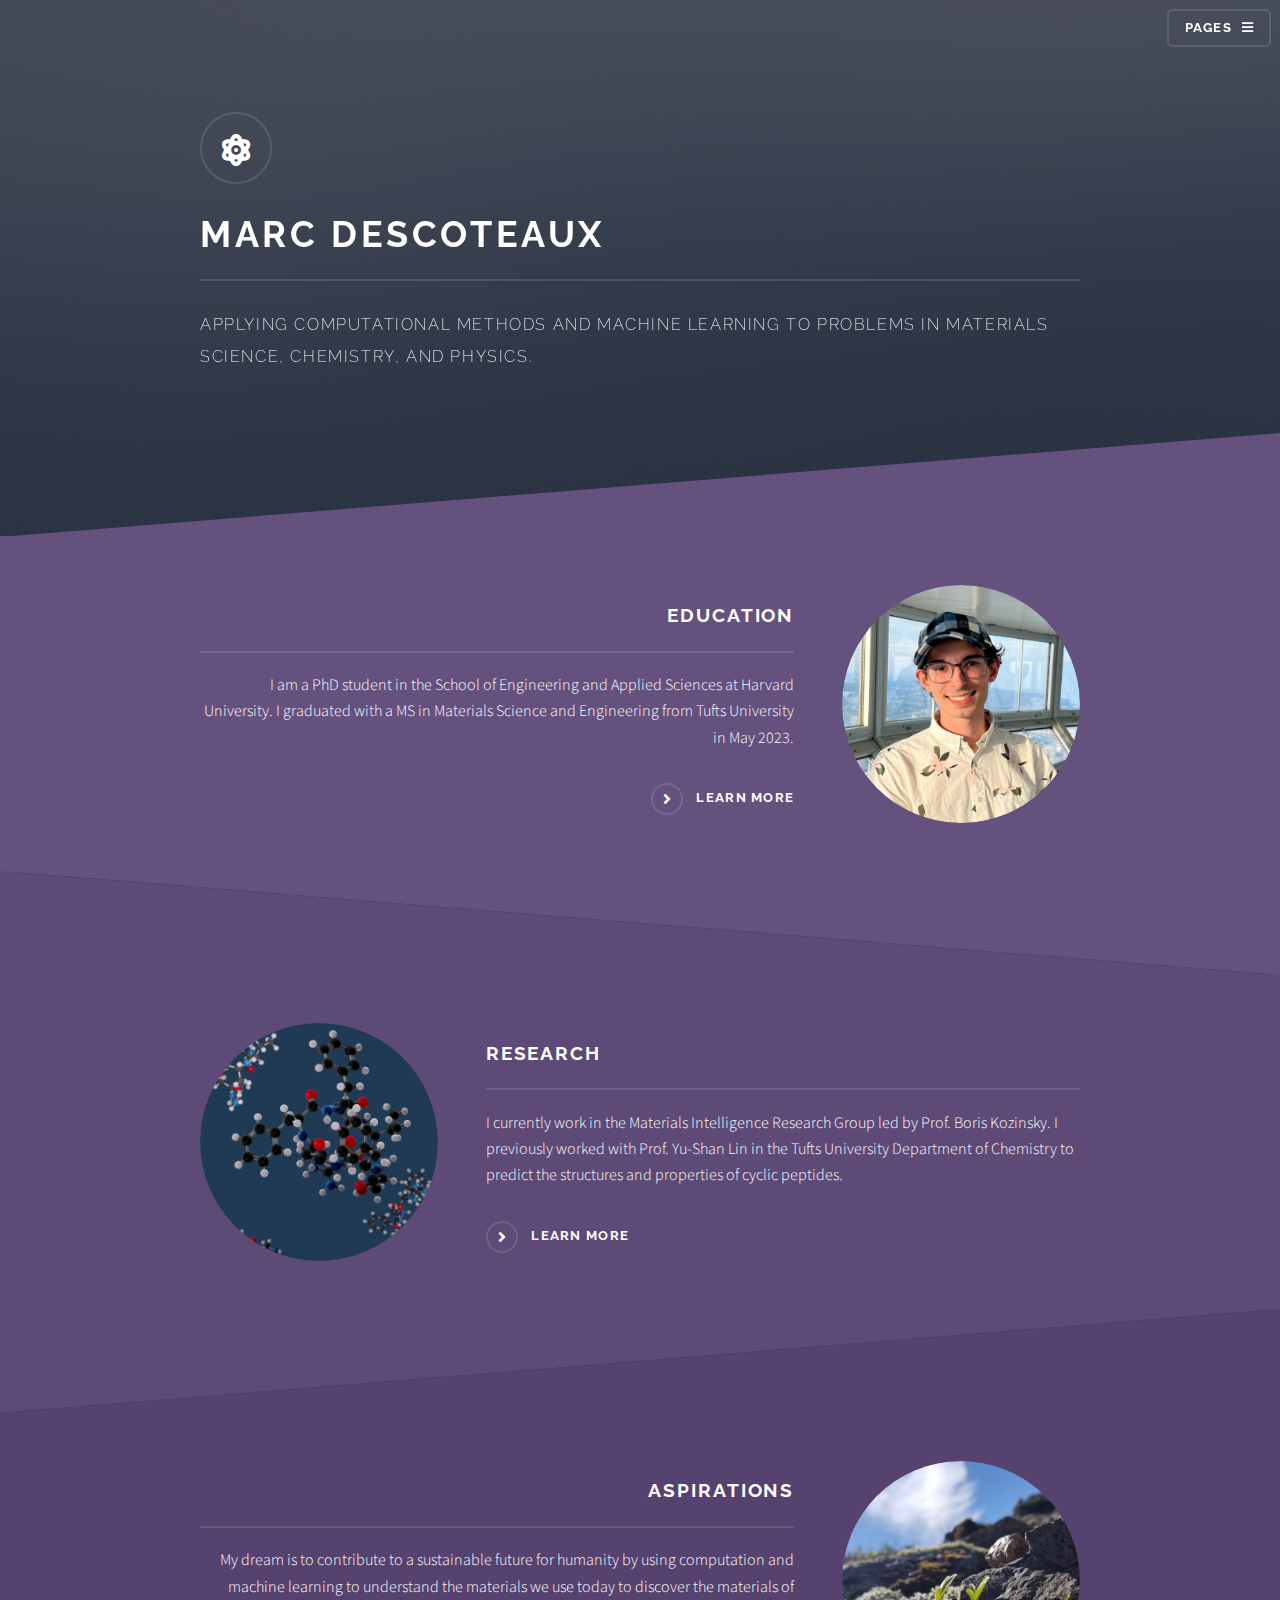
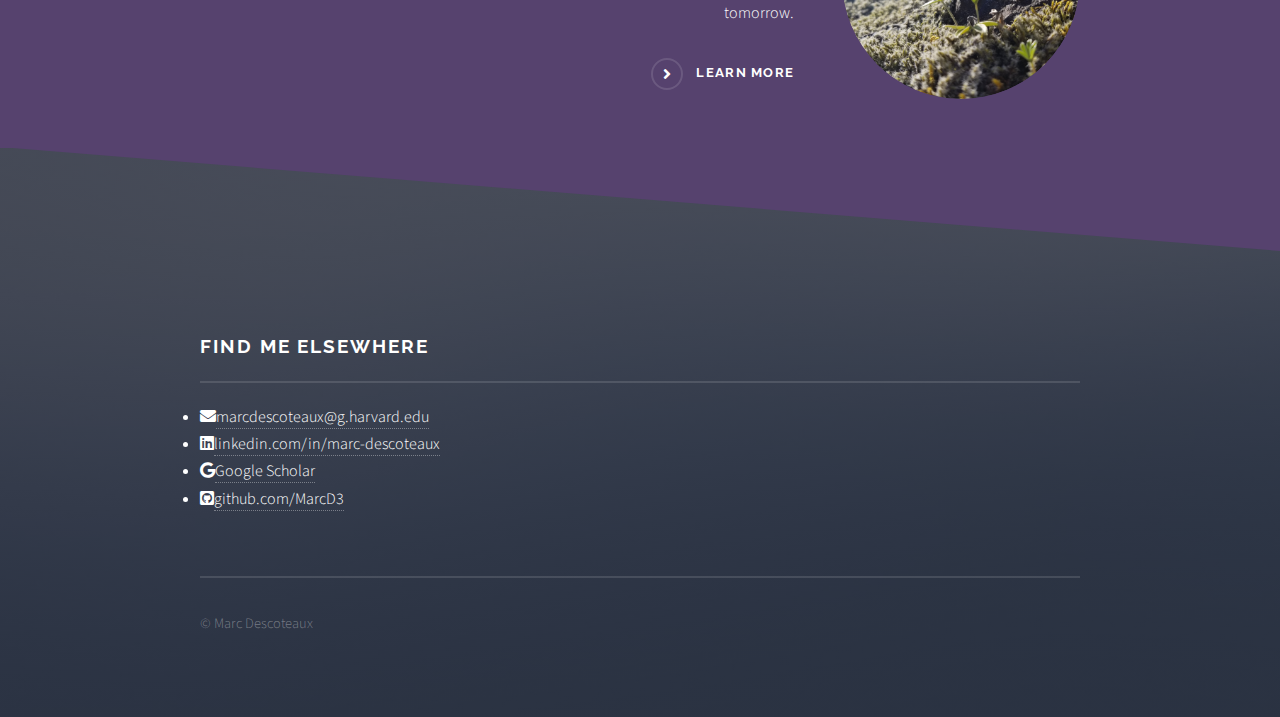
<file: index.html>
<!DOCTYPE HTML>
<!--
	Solid State by Pixelarity
	pixelarity.com | hello@pixelarity.com
	License: pixelarity.com/license
-->
<html>

<head>
	<title>Marc Descoteaux</title>
	<meta charset="utf-8" />
	<meta name="viewport" content="width=device-width, initial-scale=1, user-scalable=no" />
	<link rel="stylesheet" href="assets/css/main.css" />
	<noscript>
		<link rel="stylesheet" href="assets/css/noscript.css" />
	</noscript>
</head>

<body class="is-preload">

	<!-- Page Wrapper -->
	<div id="page-wrapper">

		<!-- Header -->
		<header id="header" class="alt">
			<h1><a href="index.html">Marc Descoteaux</a></h1>
			<nav>
				<a href="#menu">Pages</a>
			</nav>
		</header>

		<!-- Menu -->
		<nav id="menu">
			<div class="inner">
				<h2>Menu</h2>
				<ul class="links">
					<li><a href="index.html">Home</a></li>
					<li><a href="Research.html">Research</a></li>
					<li><a href="Education.html">Education</a></li>
					<li><a href="Projects and Goals.html">Projects and Goals</a></li>
					<!-- <li><a href="generic.html">Generic</a></li>
								<li><a href="elements.html">Elements</a></li>
								<li><a href="#">Log In</a></li>
								<li><a href="#">Sign Up</a></li>-->
				</ul>
				<a href="#" class="close">Close</a>
			</div>
		</nav>

		<!-- Banner -->
		<section id="banner">
			<div class="inner">
				<div class="logo"><span class="icon solid fa-atom"></span></div>
				<h2>Marc Descoteaux</h2>
				<p>Applying computational methods and machine learning to problems in materials science, chemistry, and
					physics.</p>
			</div>
		</section>

		<!-- Wrapper -->
		<section id="wrapper">

			<!-- One -->
			<section id="one" class="wrapper spotlight style1">
				<div class="inner">
					<a href="#" class="image"><img src="images/Marc.png" alt="" /></a>
					<div class="content">
						<h2 class="major">Education</h2>
						<p>I am a PhD student in the School of Engineering and Applied Sciences at Harvard University. I
							graduated with a MS in Materials Science and Engineering from Tufts University in May 2023.
						</p>
						<a href="Education.html" class="special">Learn more</a>
					</div>
				</div>
			</section>

			<!-- Two -->
			<section id="two" class="wrapper alt spotlight style2">
				<div class="inner">
					<a href="#" class="image"><img src="images/VsFrFfG_Cycles_v1.png" alt="" /></a>
					<div class="content">
						<h2 class="major">Research</h2>
						<p>I currently work in the Materials Intelligence Research Group led by Prof. Boris Kozinsky. I
							previously worked with Prof. Yu-Shan Lin in the Tufts University Department of Chemistry to
							predict the structures and properties of cyclic peptides.</p>
						<a href="Research.html" class="special">Learn more</a>
					</div>
				</div>
			</section>

			<!-- Three -->
			<section id="three" class="wrapper spotlight style3">
				<div class="inner">
					<a href="#" class="image"><img src="images/plant.jpg" alt="" /></a>
					<div class="content">
						<h2 class="major">Aspirations</h2>
						<p>My dream is to contribute to a sustainable future for humanity by using computation and
							machine learning to understand the materials we use today to discover the materials of
							tomorrow.</p>
						<a href="Projects and Goals.html" class="special">Learn more</a>
					</div>
				</div>
			</section>

			<!-- Four -->
			<!--
							<section id="four" class="wrapper alt style1">
								<div class="inner">
									<h2 class="major">Vitae phasellus</h2>
									<p>Cras mattis ante fermentum, malesuada neque vitae, eleifend erat. Phasellus non pulvinar erat. Fusce tincidunt, nisl eget mattis egestas, purus ipsum consequat orci, sit amet lobortis lorem lacus in tellus. Sed ac elementum arcu. Quisque placerat auctor laoreet.</p>
									<section class="features">
										<article>
											<a href="#" class="image"><img src="images/pic04.jpg" alt="" /></a>
											<h3 class="major">Sed feugiat lorem</h3>
											<p>Lorem ipsum dolor sit amet, consectetur adipiscing vehicula id nulla dignissim dapibus ultrices.</p>
											<a href="#" class="special">Learn more</a>
										</article>
										<article>
											<a href="#" class="image"><img src="images/pic05.jpg" alt="" /></a>
											<h3 class="major">Nisl placerat</h3>
											<p>Lorem ipsum dolor sit amet, consectetur adipiscing vehicula id nulla dignissim dapibus ultrices.</p>
											<a href="#" class="special">Learn more</a>
										</article>
										<article>
											<a href="#" class="image"><img src="images/pic06.jpg" alt="" /></a>
											<h3 class="major">Ante fermentum</h3>
											<p>Lorem ipsum dolor sit amet, consectetur adipiscing vehicula id nulla dignissim dapibus ultrices.</p>
											<a href="#" class="special">Learn more</a>
										</article>
										<article>
											<a href="#" class="image"><img src="images/pic07.jpg" alt="" /></a>
											<h3 class="major">Fusce consequat</h3>
											<p>Lorem ipsum dolor sit amet, consectetur adipiscing vehicula id nulla dignissim dapibus ultrices.</p>
											<a href="#" class="special">Learn more</a>
										</article>
									</section>
									<ul class="actions">
										<li><a href="#" class="button">Browse All</a></li>
									</ul>
								</div>
							</section> -->

		</section>

		<!-- Footer -->
		<section id="footer">
			<div class="inner">
				<h2 class="major">Find me elsewhere</h2>
				<!--
							<p>Cras mattis ante fermentum, malesuada neque vitae, eleifend erat. Phasellus non pulvinar erat. Fusce tincidunt, nisl eget mattis egestas, purus ipsum consequat orci, sit amet lobortis lorem lacus in tellus. Sed ac elementum arcu. Quisque placerat auctor laoreet.</p>
							<form method="post" action="#">
								<div class="fields">
									<div class="field">
										<label for="name">Name</label>
										<input type="text" name="name" id="name" />
									</div>
									<div class="field">
										<label for="email">Email</label>
										<input type="email" name="email" id="email" />
									</div>
									<div class="field">
										<label for="message">Message</label>
										<textarea name="message" id="message" rows="4"></textarea>
									</div>
								</div>
								<ul class="actions">
									<li><input type="submit" value="Send Message" /></li>
								</ul>
							</form>
						-->
				<!--
							<ul class="contact">
								<li class="icon solid fa-home">
									Untitled Inc<br />
									1234 Somewhere Road Suite #2894<br />
									Nashville, TN 00000-0000
								</li>

								<li class="icon solid fa-phone">(000) 000-0000</li>
														-->
				<li class="icon solid fa-envelope"><a
						href="mailto:marcdescoteaux@g.harvard.edu">marcdescoteaux@g.harvard.edu</a></li>
				<!--
								<li class="icon brands fa-twitter"><a href="#">twitter.com/untitled-tld</a></li>
								<li class="icon brands fa-facebook-f"><a href="#">facebook.com/untitled-tld</a></li>
								<li class="icon brands fa-instagram"><a href="#">instagram.com/untitled-tld</a></li>
							-->
				<li class="icon brands fa-linkedin"><a
						href="https://www.linkedin.com/in/marc-descoteaux">linkedin.com/in/marc-descoteaux</a></li>
				<li class="icon brands fa-google"><a
						href="https://scholar.google.com/citations?user=4p4HSFcAAAAJ&hl=en">Google Scholar</a></li>
				<li class="icon brands fa-github-square"><a href="https://www.github.com/MarcD3">github.com/MarcD3</a>
				</li>
				</ul>
				<ul class="copyright">
					<li>&copy; Marc Descoteaux</li>
				</ul>
			</div>
		</section>

	</div>

	<!-- Scripts -->
	<script src="assets/js/jquery.min.js"></script>
	<script src="assets/js/jquery.scrollex.min.js"></script>
	<script src="assets/js/browser.min.js"></script>
	<script src="assets/js/breakpoints.min.js"></script>
	<script src="assets/js/util.js"></script>
	<script src="assets/js/main.js"></script>

</body>

</html>
</file>
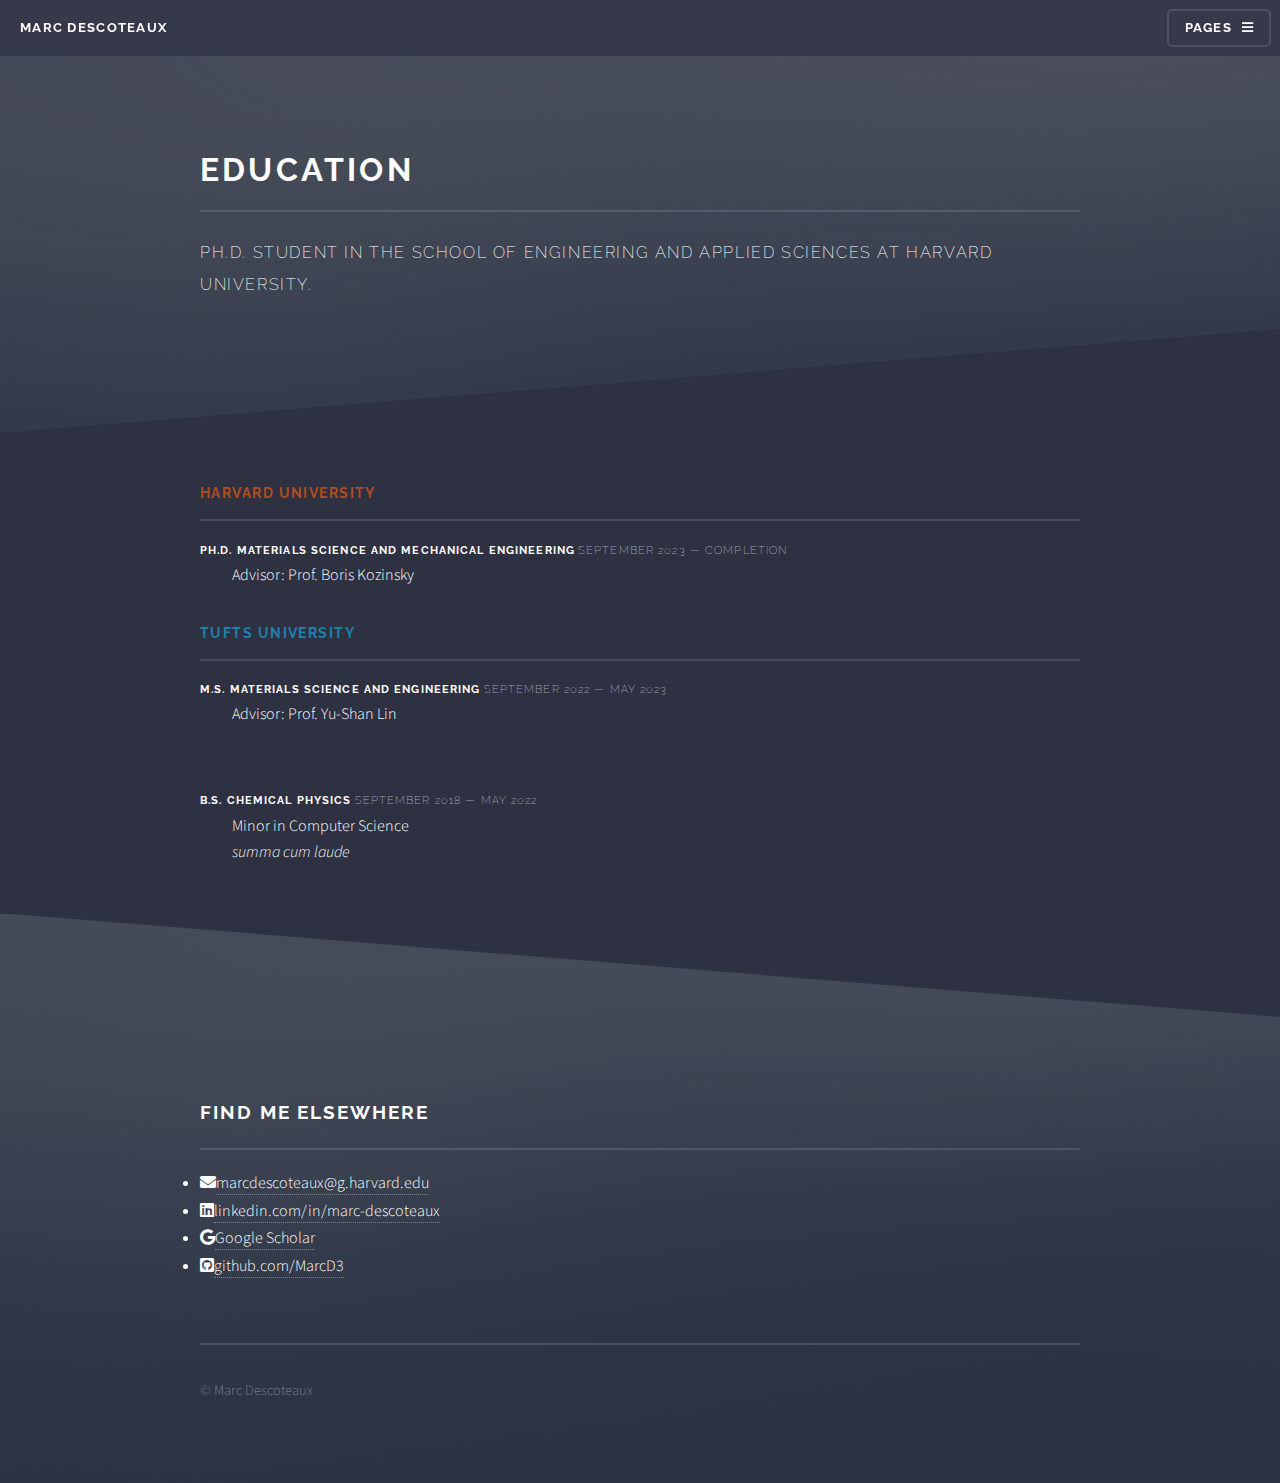
<file: Education.html>
<!DOCTYPE HTML>
<!--
	Solid State by Pixelarity
	pixelarity.com | hello@pixelarity.com
	License: pixelarity.com/license
-->
<html>
	<head>
		<title>Education</title>
		<meta charset="utf-8" />
		<meta name="viewport" content="width=device-width, initial-scale=1, user-scalable=no" />
		<link rel="stylesheet" href="assets/css/main.css" />
		<noscript><link rel="stylesheet" href="assets/css/noscript.css" /></noscript>
	</head>
	<body class="is-preload">

		<!-- Page Wrapper -->
			<div id="page-wrapper">

				<!-- Header -->
					<header id="header">
						<h1><a href="index.html">Marc Descoteaux</a></h1>
						<nav>
							<a href="#menu">Pages</a>
						</nav>
					</header>

				<!-- Menu -->
					<nav id="menu">
						<div class="inner">
							<h2>Menu</h2>
							<ul class="links">
								<li><a href="index.html">Home</a></li>
								<li><a href="Research.html">Research</a></li>
								<li><a href="Education.html">Education</a></li>
								<li><a href="Projects and Goals.html">Projects and Goals</a></li>
								<!--<li><a href="generic.html">Generic</a></li>
								<li><a href="elements.html">Elements</a></li>
								<li><a href="#">Log In</a></li>
								<li><a href="#">Sign Up</a></li>-->
							</ul>
							<a href="#" class="close">Close</a>
						</div>
					</nav>

				<!-- Wrapper -->
					<section id="wrapper">
						<header>
							<div class="inner">
								<h2>Education</h2>
								<p>Ph.D. student in the School of Engineering and Applied Sciences at Harvard University.</p>
							</div>
						</header>

						<!-- Content -->
							<div class="wrapper">
								<div class="inner">

									<h3 class="major"><font color="#b04d1e">Harvard University</font></h3>
									<h4 style ="display:inline">Ph.D. Materials Science and Mechanical Engineering</h4>
									<h4 style="font-weight:lighter; display:inline">September 2023 — Completion</h4>
									<p style="margin-left: 2em;font-size:16px">
										Advisor: Prof. Boris Kozinsky<br>
										


									<h3 class="major"><font color="#1e81b0">Tufts University</font></h3>
									<h4 style ="display:inline">M.S. Materials Science and Engineering</h4>
									<h4 style="font-weight:lighter; display:inline">September 2022 — May 2023</h4>
									<p style="margin-left: 2em;font-size:16px">
										Advisor: Prof. Yu-Shan Lin<br>
									<br>
									<h4 style="display:inline">B.S. Chemical Physics</h4>
									<h4 style="font-weight:lighter; display:inline">September 2018 — May 2022</h4>
									<p style="margin-left: 2em;font-size:16px">
										Minor in Computer Science<br>
										 <i>summa cum laude</i></p>
									<!--
									<di>
										<dt> <font size="-1">Minor in Computer Science</font> </dt>
										<dt> <font size="-1"> <i>summa cum laude</i> </font> </dt>
									</di>
								-->

									<!--
									<section class="features">
										<article>
											<a href="#" class="image"><img src="images/pic04.jpg" alt="" /></a>
											<h3 class="major">Sed feugiat lorem</h3>
											<p>Lorem ipsum dolor sit amet, consectetur adipiscing vehicula id nulla dignissim dapibus ultrices.</p>
											<a href="#" class="special">Learn more</a>
										</article>
										<article>
											<a href="#" class="image"><img src="images/pic05.jpg" alt="" /></a>
											<h3 class="major">Nisl placerat</h3>
											<p>Lorem ipsum dolor sit amet, consectetur adipiscing vehicula id nulla dignissim dapibus ultrices.</p>
											<a href="#" class="special">Learn more</a>
										</article>
									</section>
								  -->

								</div>
							</div>

					</section>

				<!-- Footer -->
				<section id="footer">
					<div class="inner">
						<h2 class="major">Find me elsewhere</h2>

							<li class="icon solid fa-envelope"><a href="mailto:marcdescoteaux@g.harvard.edu">marcdescoteaux@g.harvard.edu</a></li>

							<li class="icon brands fa-linkedin"><a href="https://www.linkedin.com/in/marc-descoteaux">linkedin.com/in/marc-descoteaux</a></li>
							<li class="icon brands fa-google"><a href="https://scholar.google.com/citations?user=4p4HSFcAAAAJ&hl=en">Google Scholar</a></li>
							<li class="icon brands fa-github-square"><a href="https://www.github.com/MarcD3">github.com/MarcD3</a></li>
						</ul>
						<ul class="copyright">
							<li>&copy; Marc Descoteaux</li>
						</ul>
					</div>
				</section>

			</div>

		<!-- Scripts -->
			<script src="assets/js/jquery.min.js"></script>
			<script src="assets/js/jquery.scrollex.min.js"></script>
			<script src="assets/js/browser.min.js"></script>
			<script src="assets/js/breakpoints.min.js"></script>
			<script src="assets/js/util.js"></script>
			<script src="assets/js/main.js"></script>

	</body>
</html>
</file>
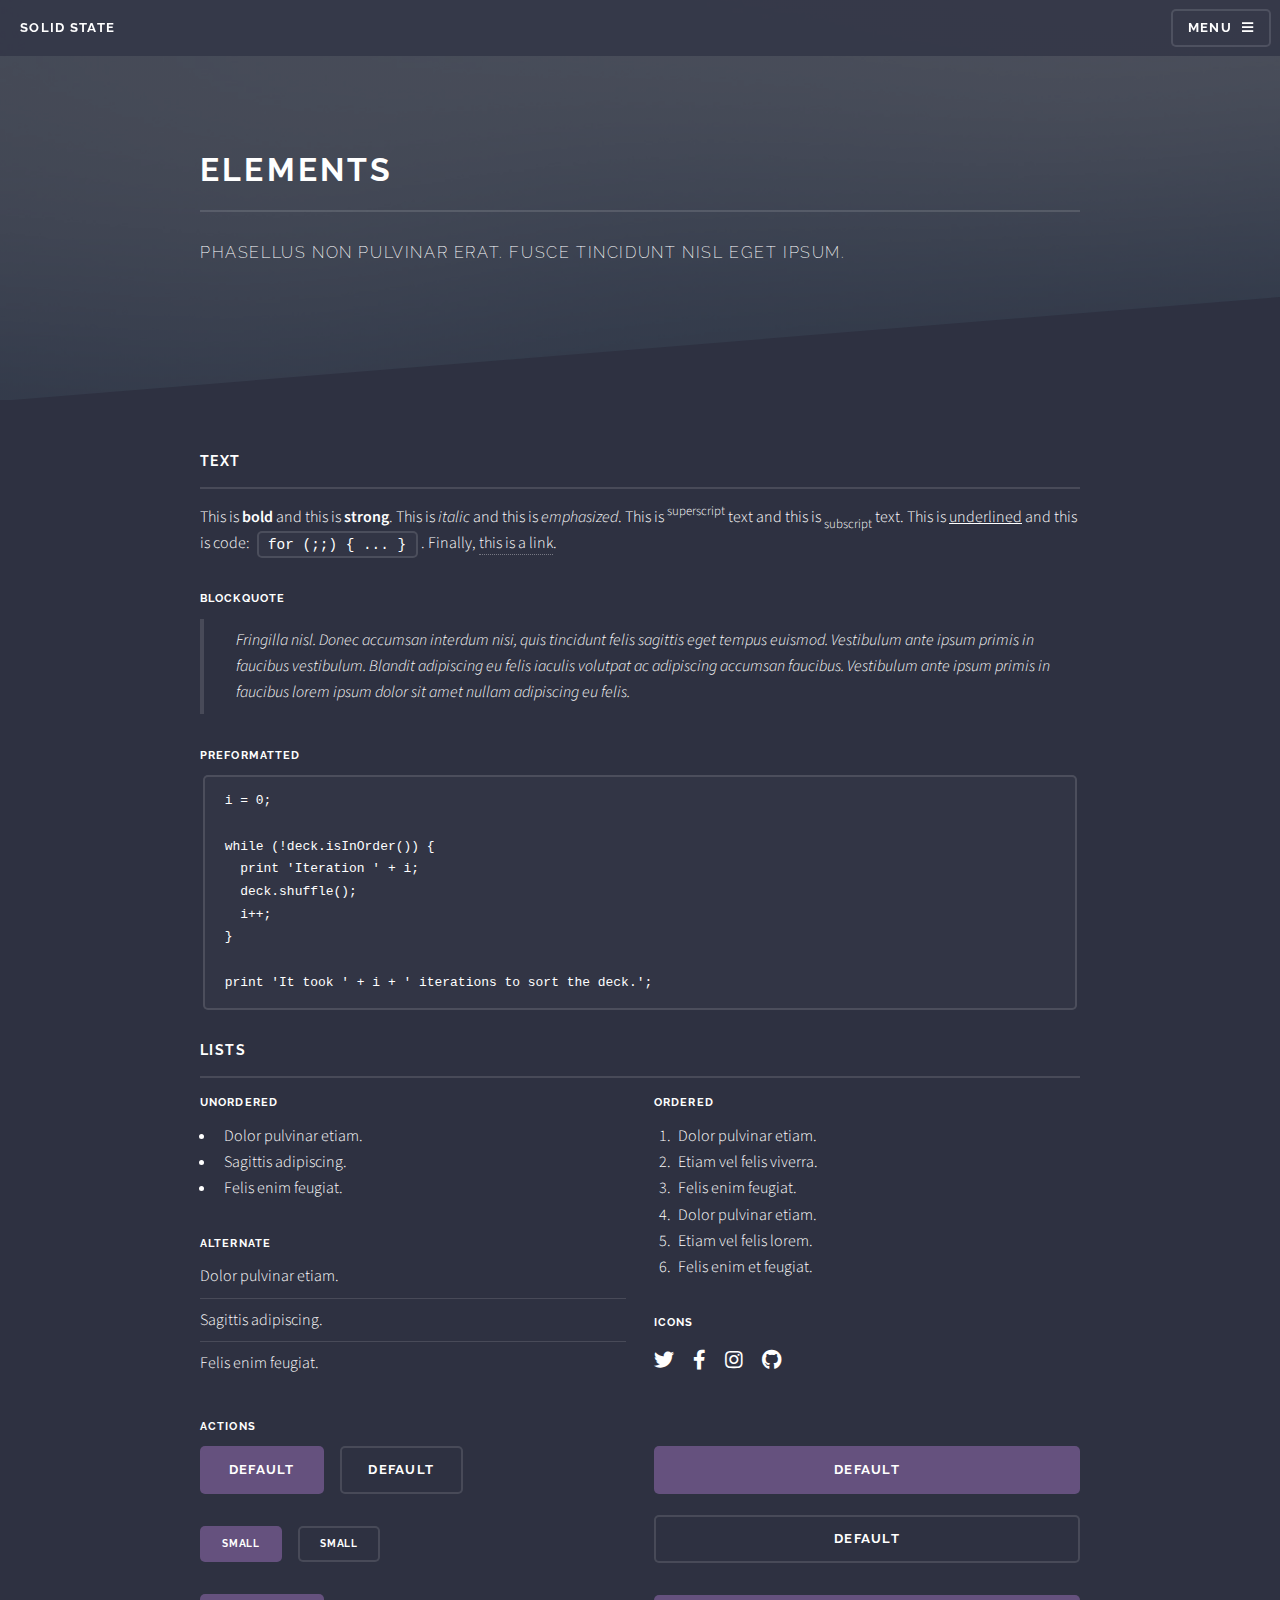
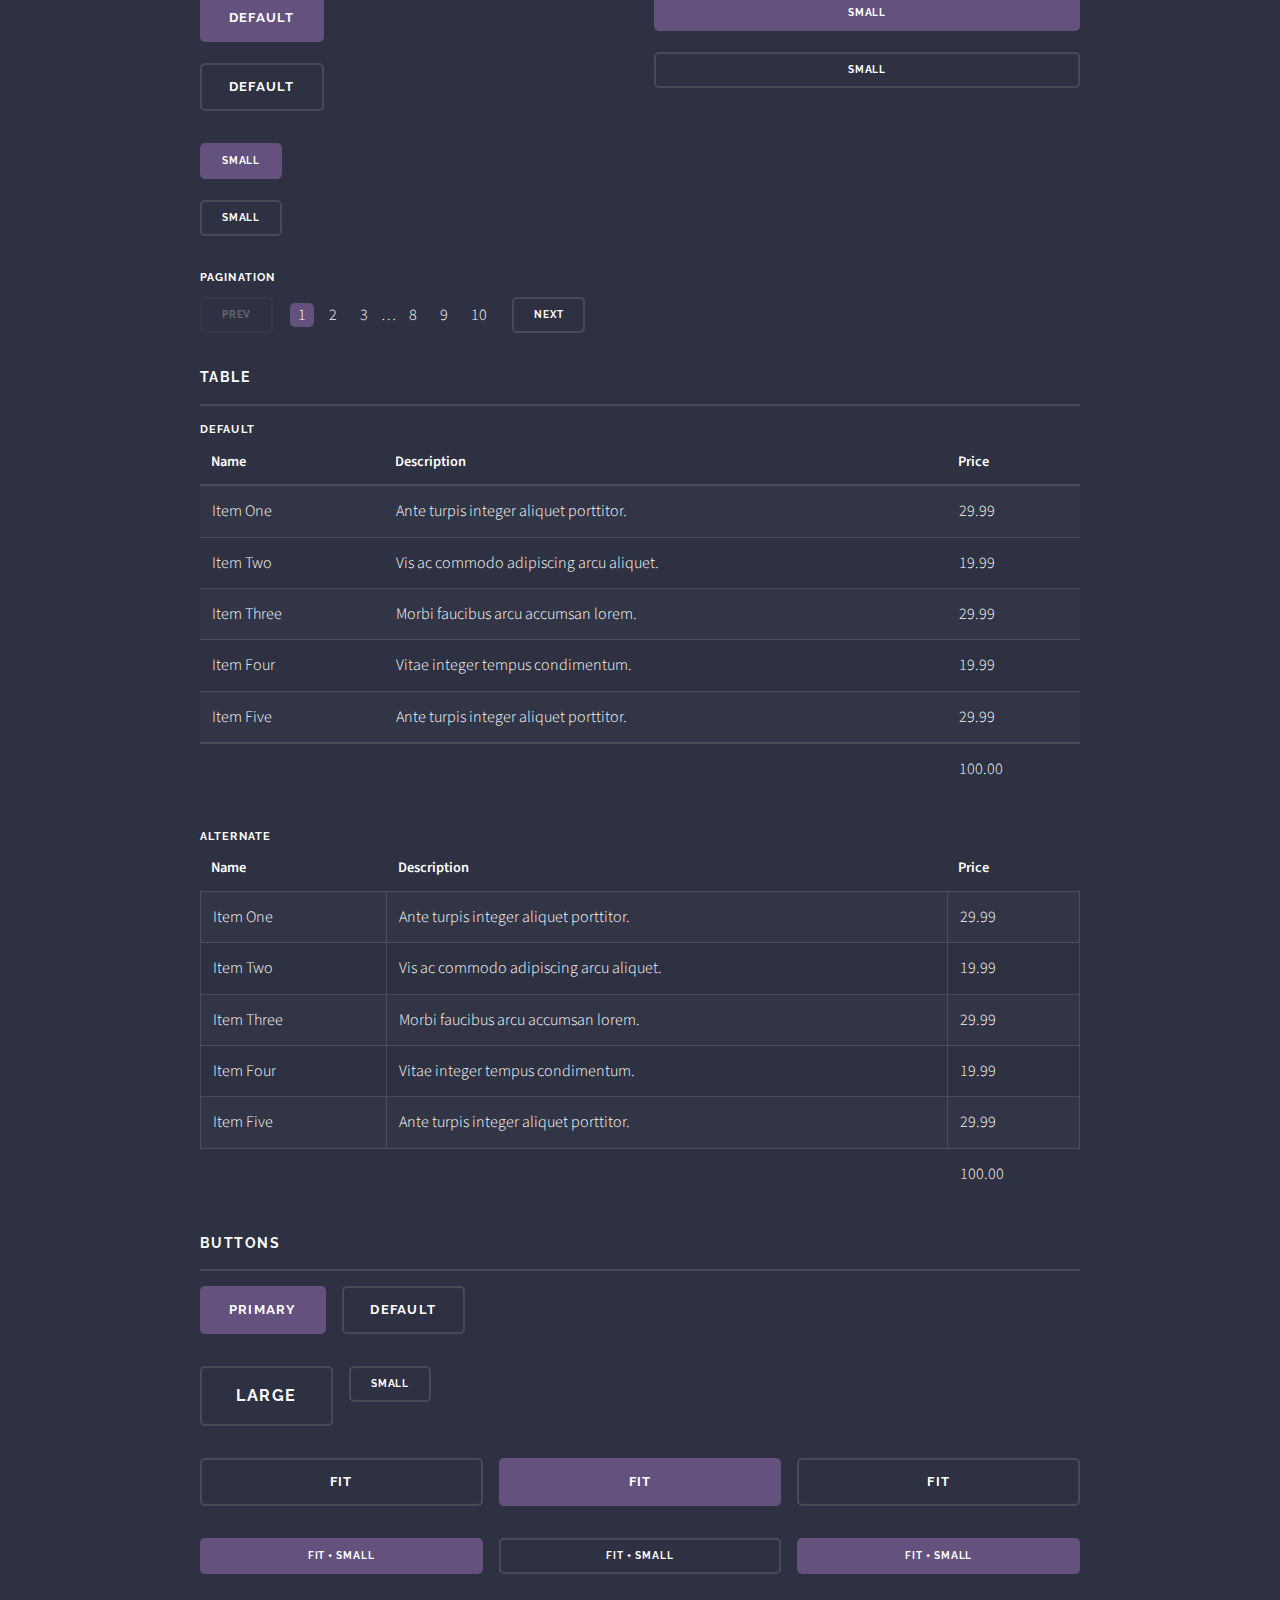
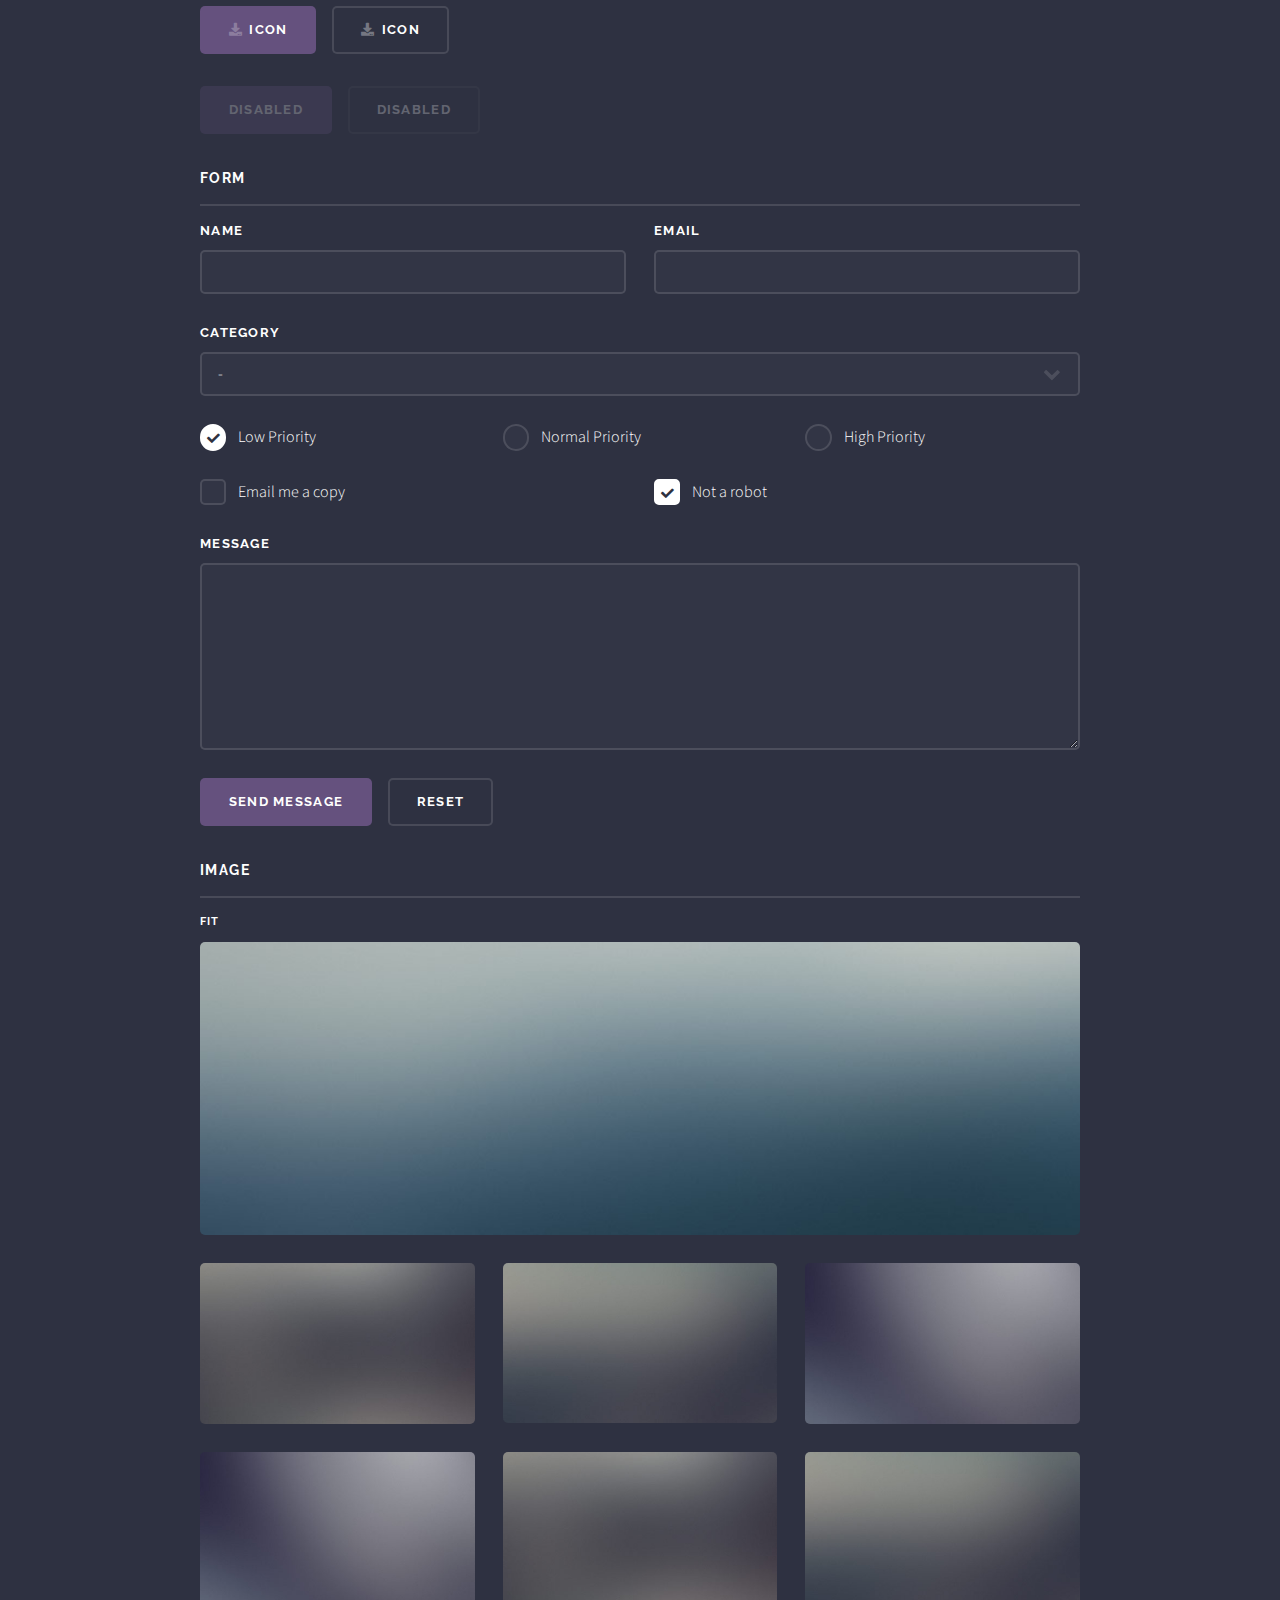
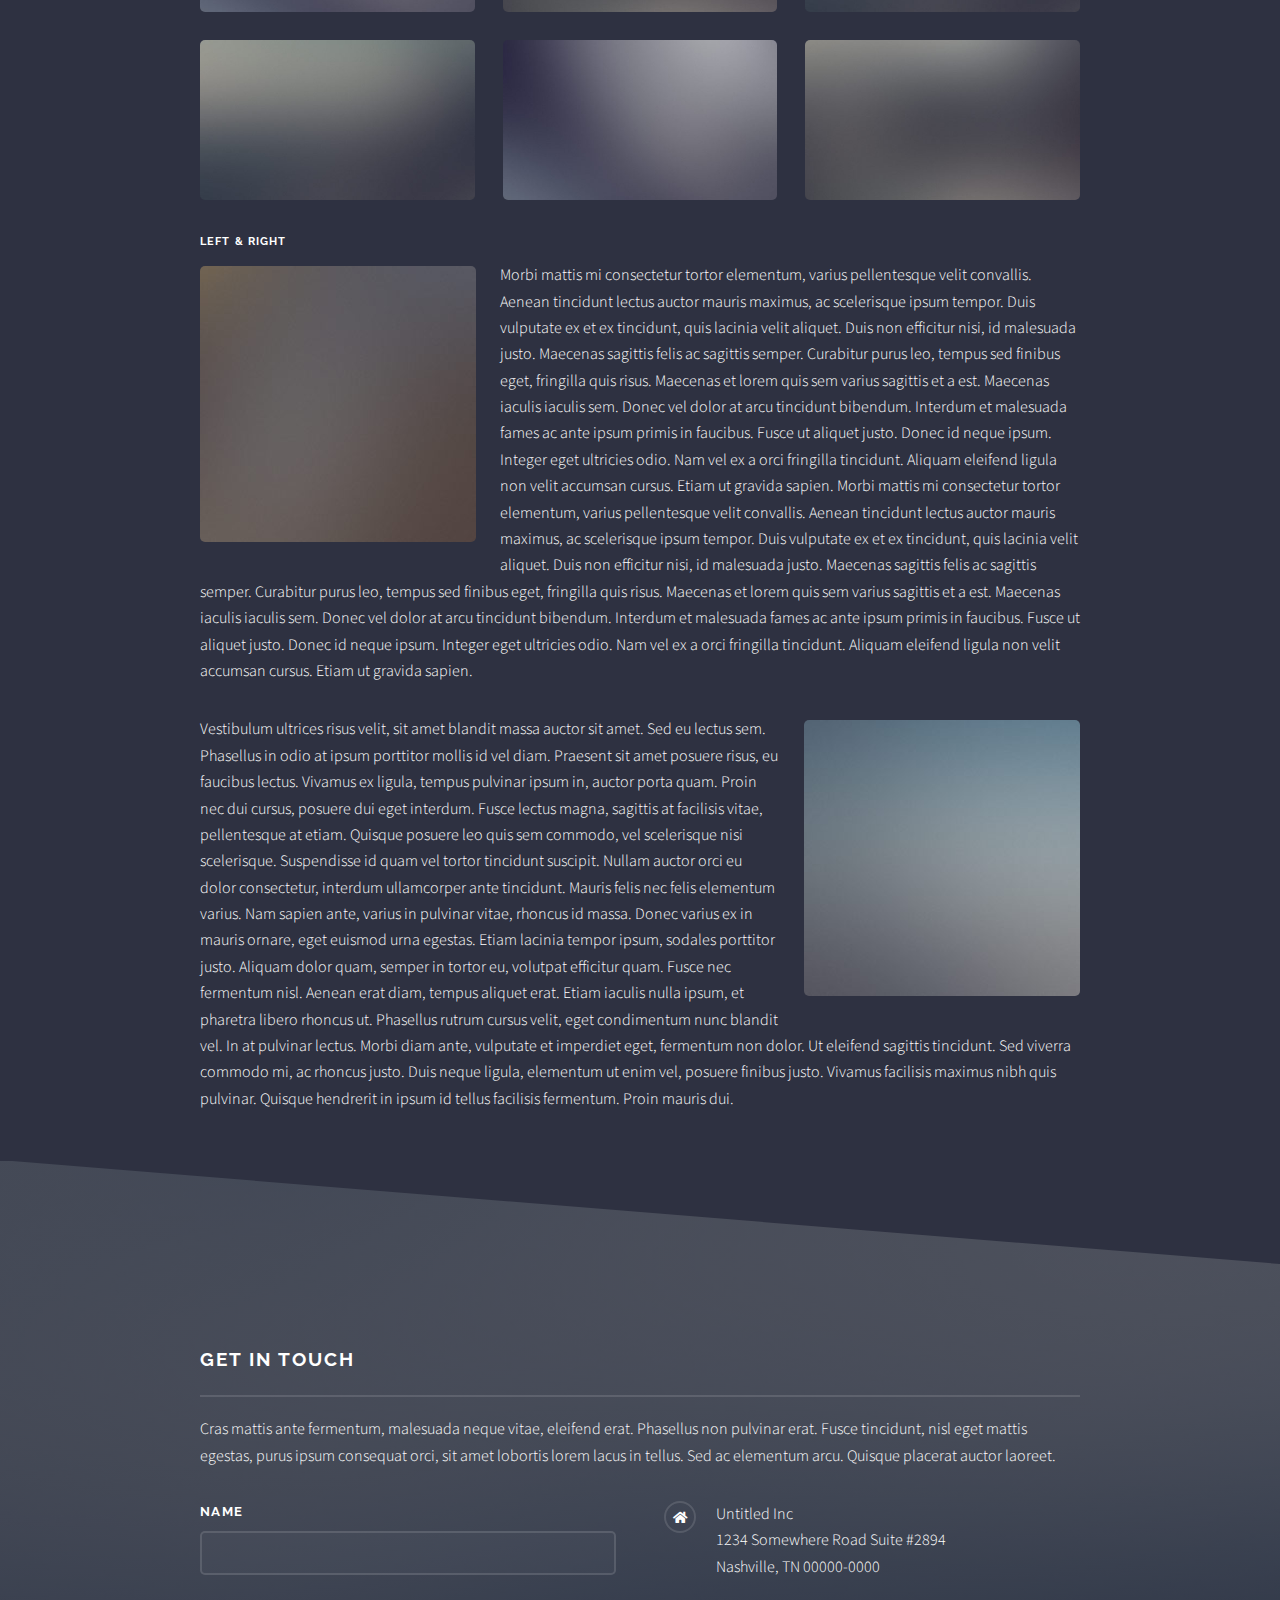
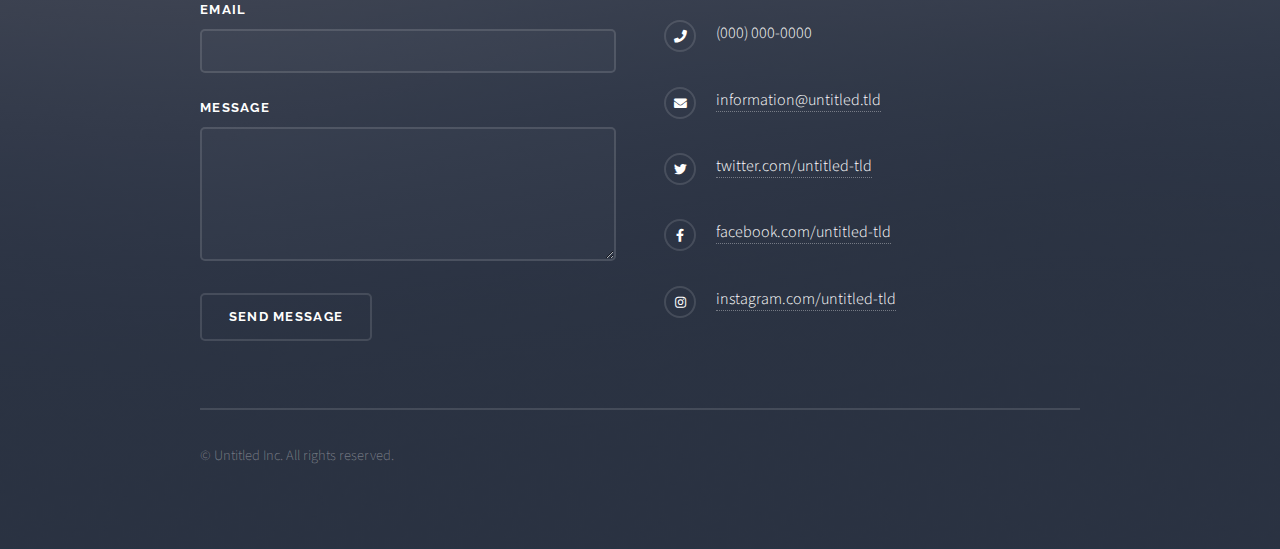
<file: elements.html>
<!DOCTYPE HTML>
<!--
	Solid State by Pixelarity
	pixelarity.com | hello@pixelarity.com
	License: pixelarity.com/license
-->
<html>
	<head>
		<title>Untitled</title>
		<meta charset="utf-8" />
		<meta name="viewport" content="width=device-width, initial-scale=1, user-scalable=no" />
		<link rel="stylesheet" href="assets/css/main.css" />
		<noscript><link rel="stylesheet" href="assets/css/noscript.css" /></noscript>
	</head>
	<body class="is-preload">

		<!-- Page Wrapper -->
			<div id="page-wrapper">

				<!-- Header -->
					<header id="header">
						<h1><a href="index.html">Solid State</a></h1>
						<nav>
							<a href="#menu">Menu</a>
						</nav>
					</header>

				<!-- Menu -->
					<nav id="menu">
						<div class="inner">
							<h2>Menu</h2>
							<ul class="links">
								<li><a href="index.html">Home</a></li>
								<!-- <li><a href="generic.html">Generic</a></li>
								<li><a href="elements.html">Elements</a></li>
								<li><a href="#">Log In</a></li>
								<li><a href="#">Sign Up</a></li> -->
							</ul>
							<a href="#" class="close">Close</a>
						</div>
					</nav>

				<!-- Wrapper -->
					<section id="wrapper">
						<header>
							<div class="inner">
								<h2>Elements</h2>
								<p>Phasellus non pulvinar erat. Fusce tincidunt nisl eget ipsum.</p>
							</div>
						</header>

						<!-- Content -->
							<div class="wrapper">
								<div class="inner">

									<section>
										<h3 class="major">Text</h3>
										<p>This is <b>bold</b> and this is <strong>strong</strong>. This is <i>italic</i> and this is <em>emphasized</em>.
										This is <sup>superscript</sup> text and this is <sub>subscript</sub> text.
										This is <u>underlined</u> and this is code: <code>for (;;) { ... }</code>. Finally, <a href="#">this is a link</a>.</p>
										<h4>Blockquote</h4>
										<blockquote>Fringilla nisl. Donec accumsan interdum nisi, quis tincidunt felis sagittis eget tempus euismod. Vestibulum ante ipsum primis in faucibus vestibulum. Blandit adipiscing eu felis iaculis volutpat ac adipiscing accumsan faucibus. Vestibulum ante ipsum primis in faucibus lorem ipsum dolor sit amet nullam adipiscing eu felis.</blockquote>
										<h4>Preformatted</h4>
										<pre><code>i = 0;

while (!deck.isInOrder()) {
  print 'Iteration ' + i;
  deck.shuffle();
  i++;
}

print 'It took ' + i + ' iterations to sort the deck.';</code></pre>
									</section>

									<section>
										<h3 class="major">Lists</h3>
										<div class="row">
											<div class="col-6 col-12-medium">
												<h4>Unordered</h4>
												<ul>
													<li>Dolor pulvinar etiam.</li>
													<li>Sagittis adipiscing.</li>
													<li>Felis enim feugiat.</li>
												</ul>
												<h4>Alternate</h4>
												<ul class="alt">
													<li>Dolor pulvinar etiam.</li>
													<li>Sagittis adipiscing.</li>
													<li>Felis enim feugiat.</li>
												</ul>
											</div>
											<div class="col-6 col-12-medium">
												<h4>Ordered</h4>
												<ol>
													<li>Dolor pulvinar etiam.</li>
													<li>Etiam vel felis viverra.</li>
													<li>Felis enim feugiat.</li>
													<li>Dolor pulvinar etiam.</li>
													<li>Etiam vel felis lorem.</li>
													<li>Felis enim et feugiat.</li>
												</ol>
												<h4>Icons</h4>
												<ul class="icons">
													<li><a href="#" class="icon brands fa-twitter"><span class="label">Twitter</span></a></li>
													<li><a href="#" class="icon brands fa-facebook-f"><span class="label">Facebook</span></a></li>
													<li><a href="#" class="icon brands fa-instagram"><span class="label">Instagram</span></a></li>
													<li><a href="#" class="icon brands fa-github"><span class="label">Github</span></a></li>
												</ul>
											</div>
										</div>
										<h4>Actions</h4>
										<div class="row">
											<div class="col-6 col-12-medium">
												<ul class="actions">
													<li><a href="#" class="button primary">Default</a></li>
													<li><a href="#" class="button">Default</a></li>
												</ul>
												<ul class="actions small">
													<li><a href="#" class="button primary small">Small</a></li>
													<li><a href="#" class="button small">Small</a></li>
												</ul>
												<ul class="actions stacked">
													<li><a href="#" class="button primary">Default</a></li>
													<li><a href="#" class="button">Default</a></li>
												</ul>
												<ul class="actions stacked small">
													<li><a href="#" class="button primary small">Small</a></li>
													<li><a href="#" class="button small">Small</a></li>
												</ul>
											</div>
											<div class="col-6 col-12-medium">
												<ul class="actions stacked">
													<li><a href="#" class="button primary fit">Default</a></li>
													<li><a href="#" class="button fit">Default</a></li>
												</ul>
												<ul class="actions stacked small">
													<li><a href="#" class="button primary small fit">Small</a></li>
													<li><a href="#" class="button small fit">Small</a></li>
												</ul>
											</div>
										</div>
										<h4>Pagination</h4>
										<ul class="pagination">
											<li><span class="button small disabled">Prev</span></li>
											<li><a href="#" class="page active">1</a></li>
											<li><a href="#" class="page">2</a></li>
											<li><a href="#" class="page">3</a></li>
											<li><span>&hellip;</span></li>
											<li><a href="#" class="page">8</a></li>
											<li><a href="#" class="page">9</a></li>
											<li><a href="#" class="page">10</a></li>
											<li><a href="#" class="button small">Next</a></li>
										</ul>
									</section>

									<section>
										<h3 class="major">Table</h3>
										<h4>Default</h4>
										<div class="table-wrapper">
											<table>
												<thead>
													<tr>
														<th>Name</th>
														<th>Description</th>
														<th>Price</th>
													</tr>
												</thead>
												<tbody>
													<tr>
														<td>Item One</td>
														<td>Ante turpis integer aliquet porttitor.</td>
														<td>29.99</td>
													</tr>
													<tr>
														<td>Item Two</td>
														<td>Vis ac commodo adipiscing arcu aliquet.</td>
														<td>19.99</td>
													</tr>
													<tr>
														<td>Item Three</td>
														<td> Morbi faucibus arcu accumsan lorem.</td>
														<td>29.99</td>
													</tr>
													<tr>
														<td>Item Four</td>
														<td>Vitae integer tempus condimentum.</td>
														<td>19.99</td>
													</tr>
													<tr>
														<td>Item Five</td>
														<td>Ante turpis integer aliquet porttitor.</td>
														<td>29.99</td>
													</tr>
												</tbody>
												<tfoot>
													<tr>
														<td colspan="2"></td>
														<td>100.00</td>
													</tr>
												</tfoot>
											</table>
										</div>

										<h4>Alternate</h4>
										<div class="table-wrapper">
											<table class="alt">
												<thead>
													<tr>
														<th>Name</th>
														<th>Description</th>
														<th>Price</th>
													</tr>
												</thead>
												<tbody>
													<tr>
														<td>Item One</td>
														<td>Ante turpis integer aliquet porttitor.</td>
														<td>29.99</td>
													</tr>
													<tr>
														<td>Item Two</td>
														<td>Vis ac commodo adipiscing arcu aliquet.</td>
														<td>19.99</td>
													</tr>
													<tr>
														<td>Item Three</td>
														<td> Morbi faucibus arcu accumsan lorem.</td>
														<td>29.99</td>
													</tr>
													<tr>
														<td>Item Four</td>
														<td>Vitae integer tempus condimentum.</td>
														<td>19.99</td>
													</tr>
													<tr>
														<td>Item Five</td>
														<td>Ante turpis integer aliquet porttitor.</td>
														<td>29.99</td>
													</tr>
												</tbody>
												<tfoot>
													<tr>
														<td colspan="2"></td>
														<td>100.00</td>
													</tr>
												</tfoot>
											</table>
										</div>
									</section>

									<section>
										<h3 class="major">Buttons</h3>
										<ul class="actions">
											<li><a href="#" class="button primary">Primary</a></li>
											<li><a href="#" class="button">Default</a></li>
										</ul>
										<ul class="actions">
											<li><a href="#" class="button large">Large</a></li>
											<li><a href="#" class="button small">Small</a></li>
										</ul>
										<ul class="actions fit">
											<li><a href="#" class="button fit">Fit</a></li>
											<li><a href="#" class="button primary fit">Fit</a></li>
											<li><a href="#" class="button fit">Fit</a></li>
										</ul>
										<ul class="actions fit small">
											<li><a href="#" class="button primary fit small">Fit + Small</a></li>
											<li><a href="#" class="button fit small">Fit + Small</a></li>
											<li><a href="#" class="button primary fit small">Fit + Small</a></li>
										</ul>
										<ul class="actions">
											<li><a href="#" class="button primary icon solid fa-download">Icon</a></li>
											<li><a href="#" class="button icon solid fa-download">Icon</a></li>
										</ul>
										<ul class="actions">
											<li><span class="button primary disabled">Disabled</span></li>
											<li><span class="button disabled">Disabled</span></li>
										</ul>
									</section>

									<section>
										<h3 class="major">Form</h3>
										<form method="post" action="#">
											<div class="row gtr-uniform">
												<div class="col-6 col-12-xsmall">
													<label for="demo-name">Name</label>
													<input type="text" name="demo-name" id="demo-name" value="" />
												</div>
												<div class="col-6 col-12-xsmall">
													<label for="demo-email">Email</label>
													<input type="email" name="demo-email" id="demo-email" value="" />
												</div>
												<div class="col-12">
													<label for="demo-category">Category</label>
													<select name="demo-category" id="demo-category">
														<option value="">-</option>
														<option value="1">Manufacturing</option>
														<option value="1">Shipping</option>
														<option value="1">Administration</option>
														<option value="1">Human Resources</option>
													</select>
												</div>
												<div class="col-4 col-12-small">
													<input type="radio" id="demo-priority-low" name="demo-priority" checked>
													<label for="demo-priority-low">Low Priority</label>
												</div>
												<div class="col-4 col-12-small">
													<input type="radio" id="demo-priority-normal" name="demo-priority">
													<label for="demo-priority-normal">Normal Priority</label>
												</div>
												<div class="col-4 col-12-small">
													<input type="radio" id="demo-priority-high" name="demo-priority">
													<label for="demo-priority-high">High Priority</label>
												</div>
												<div class="col-6 col-12-small">
													<input type="checkbox" id="demo-copy" name="demo-copy">
													<label for="demo-copy">Email me a copy</label>
												</div>
												<div class="col-6 col-12-small">
													<input type="checkbox" id="demo-human" name="demo-human" checked>
													<label for="demo-human">Not a robot</label>
												</div>
												<div class="col-12">
													<label for="demo-message">Message</label>
													<textarea name="demo-message" id="demo-message" rows="6"></textarea>
												</div>
												<div class="col-12">
													<ul class="actions">
														<li><input type="submit" value="Send Message" class="primary" /></li>
														<li><input type="reset" value="Reset" /></li>
													</ul>
												</div>
											</div>
										</form>
									</section>

									<section>
										<h3 class="major">Image</h3>
										<h4>Fit</h4>
										<div class="box alt">
											<div class="row gtr-uniform">
												<div class="col-12"><span class="image fit"><img src="images/pic08.jpg" alt="" /></span></div>
												<div class="col-4"><span class="image fit"><img src="images/pic05.jpg" alt="" /></span></div>
												<div class="col-4"><span class="image fit"><img src="images/pic06.jpg" alt="" /></span></div>
												<div class="col-4"><span class="image fit"><img src="images/pic07.jpg" alt="" /></span></div>
												<div class="col-4"><span class="image fit"><img src="images/pic07.jpg" alt="" /></span></div>
												<div class="col-4"><span class="image fit"><img src="images/pic05.jpg" alt="" /></span></div>
												<div class="col-4"><span class="image fit"><img src="images/pic06.jpg" alt="" /></span></div>
												<div class="col-4"><span class="image fit"><img src="images/pic06.jpg" alt="" /></span></div>
												<div class="col-4"><span class="image fit"><img src="images/pic07.jpg" alt="" /></span></div>
												<div class="col-4"><span class="image fit"><img src="images/pic05.jpg" alt="" /></span></div>
											</div>
										</div>
										<h4>Left &amp; Right</h4>
										<p><span class="image left"><img src="images/pic01.jpg" alt="" /></span>Morbi mattis mi consectetur tortor elementum, varius pellentesque velit convallis. Aenean tincidunt lectus auctor mauris maximus, ac scelerisque ipsum tempor. Duis vulputate ex et ex tincidunt, quis lacinia velit aliquet. Duis non efficitur nisi, id malesuada justo. Maecenas sagittis felis ac sagittis semper. Curabitur purus leo, tempus sed finibus eget, fringilla quis risus. Maecenas et lorem quis sem varius sagittis et a est. Maecenas iaculis iaculis sem. Donec vel dolor at arcu tincidunt bibendum. Interdum et malesuada fames ac ante ipsum primis in faucibus. Fusce ut aliquet justo. Donec id neque ipsum. Integer eget ultricies odio. Nam vel ex a orci fringilla tincidunt. Aliquam eleifend ligula non velit accumsan cursus. Etiam ut gravida sapien. Morbi mattis mi consectetur tortor elementum, varius pellentesque velit convallis. Aenean tincidunt lectus auctor mauris maximus, ac scelerisque ipsum tempor. Duis vulputate ex et ex tincidunt, quis lacinia velit aliquet. Duis non efficitur nisi, id malesuada justo. Maecenas sagittis felis ac sagittis semper. Curabitur purus leo, tempus sed finibus eget, fringilla quis risus. Maecenas et lorem quis sem varius sagittis et a est. Maecenas iaculis iaculis sem. Donec vel dolor at arcu tincidunt bibendum. Interdum et malesuada fames ac ante ipsum primis in faucibus. Fusce ut aliquet justo. Donec id neque ipsum. Integer eget ultricies odio. Nam vel ex a orci fringilla tincidunt. Aliquam eleifend ligula non velit accumsan cursus. Etiam ut gravida sapien.</p>
										<p><span class="image right"><img src="images/pic02.jpg" alt="" /></span>Vestibulum ultrices risus velit, sit amet blandit massa auctor sit amet. Sed eu lectus sem. Phasellus in odio at ipsum porttitor mollis id vel diam. Praesent sit amet posuere risus, eu faucibus lectus. Vivamus ex ligula, tempus pulvinar ipsum in, auctor porta quam. Proin nec dui cursus, posuere dui eget interdum. Fusce lectus magna, sagittis at facilisis vitae, pellentesque at etiam. Quisque posuere leo quis sem commodo, vel scelerisque nisi scelerisque. Suspendisse id quam vel tortor tincidunt suscipit. Nullam auctor orci eu dolor consectetur, interdum ullamcorper ante tincidunt. Mauris felis nec felis elementum varius. Nam sapien ante, varius in pulvinar vitae, rhoncus id massa. Donec varius ex in mauris ornare, eget euismod urna egestas. Etiam lacinia tempor ipsum, sodales porttitor justo. Aliquam dolor quam, semper in tortor eu, volutpat efficitur quam. Fusce nec fermentum nisl. Aenean erat diam, tempus aliquet erat. Etiam iaculis nulla ipsum, et pharetra libero rhoncus ut. Phasellus rutrum cursus velit, eget condimentum nunc blandit vel. In at pulvinar lectus. Morbi diam ante, vulputate et imperdiet eget, fermentum non dolor. Ut eleifend sagittis tincidunt. Sed viverra commodo mi, ac rhoncus justo. Duis neque ligula, elementum ut enim vel, posuere finibus justo. Vivamus facilisis maximus nibh quis pulvinar. Quisque hendrerit in ipsum id tellus facilisis fermentum. Proin mauris dui.</p>
									</section>

								</div>
							</div>

					</section>

				<!-- Footer -->
					<section id="footer">
						<div class="inner">
							<h2 class="major">Get in touch</h2>
							<p>Cras mattis ante fermentum, malesuada neque vitae, eleifend erat. Phasellus non pulvinar erat. Fusce tincidunt, nisl eget mattis egestas, purus ipsum consequat orci, sit amet lobortis lorem lacus in tellus. Sed ac elementum arcu. Quisque placerat auctor laoreet.</p>
							<form method="post" action="#">
								<div class="fields">
									<div class="field">
										<label for="name">Name</label>
										<input type="text" name="name" id="name" />
									</div>
									<div class="field">
										<label for="email">Email</label>
										<input type="email" name="email" id="email" />
									</div>
									<div class="field">
										<label for="message">Message</label>
										<textarea name="message" id="message" rows="4"></textarea>
									</div>
								</div>
								<ul class="actions">
									<li><input type="submit" value="Send Message" /></li>
								</ul>
							</form>
							<ul class="contact">
								<li class="icon solid fa-home">
									Untitled Inc<br />
									1234 Somewhere Road Suite #2894<br />
									Nashville, TN 00000-0000
								</li>
								<li class="icon solid fa-phone">(000) 000-0000</li>
								<li class="icon solid fa-envelope"><a href="#">information@untitled.tld</a></li>
								<li class="icon brands fa-twitter"><a href="#">twitter.com/untitled-tld</a></li>
								<li class="icon brands fa-facebook-f"><a href="#">facebook.com/untitled-tld</a></li>
								<li class="icon brands fa-instagram"><a href="#">instagram.com/untitled-tld</a></li>
							</ul>
							<ul class="copyright">
								<li>&copy; Untitled Inc. All rights reserved.</li>
							</ul>
						</div>
					</section>

			</div>

		<!-- Scripts -->
			<script src="assets/js/jquery.min.js"></script>
			<script src="assets/js/jquery.scrollex.min.js"></script>
			<script src="assets/js/browser.min.js"></script>
			<script src="assets/js/breakpoints.min.js"></script>
			<script src="assets/js/util.js"></script>
			<script src="assets/js/main.js"></script>

	</body>
</html>
</file>
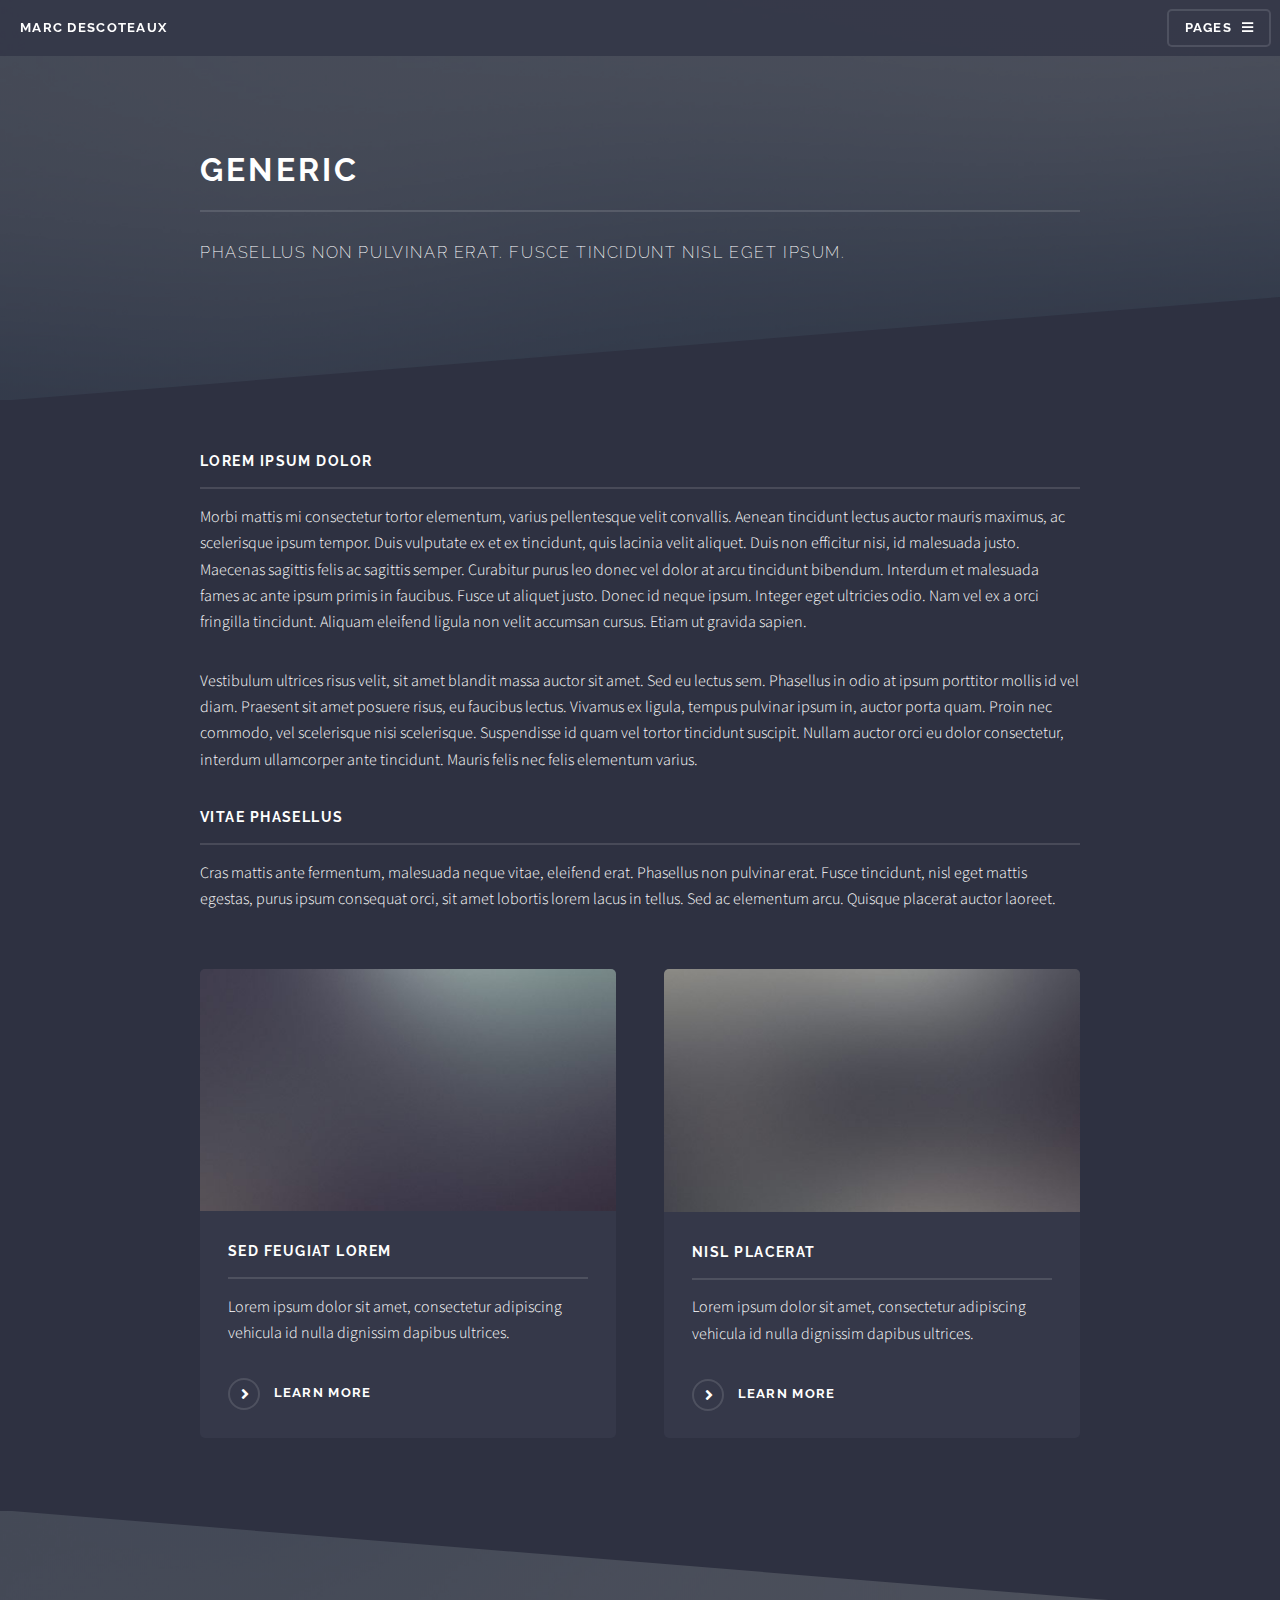
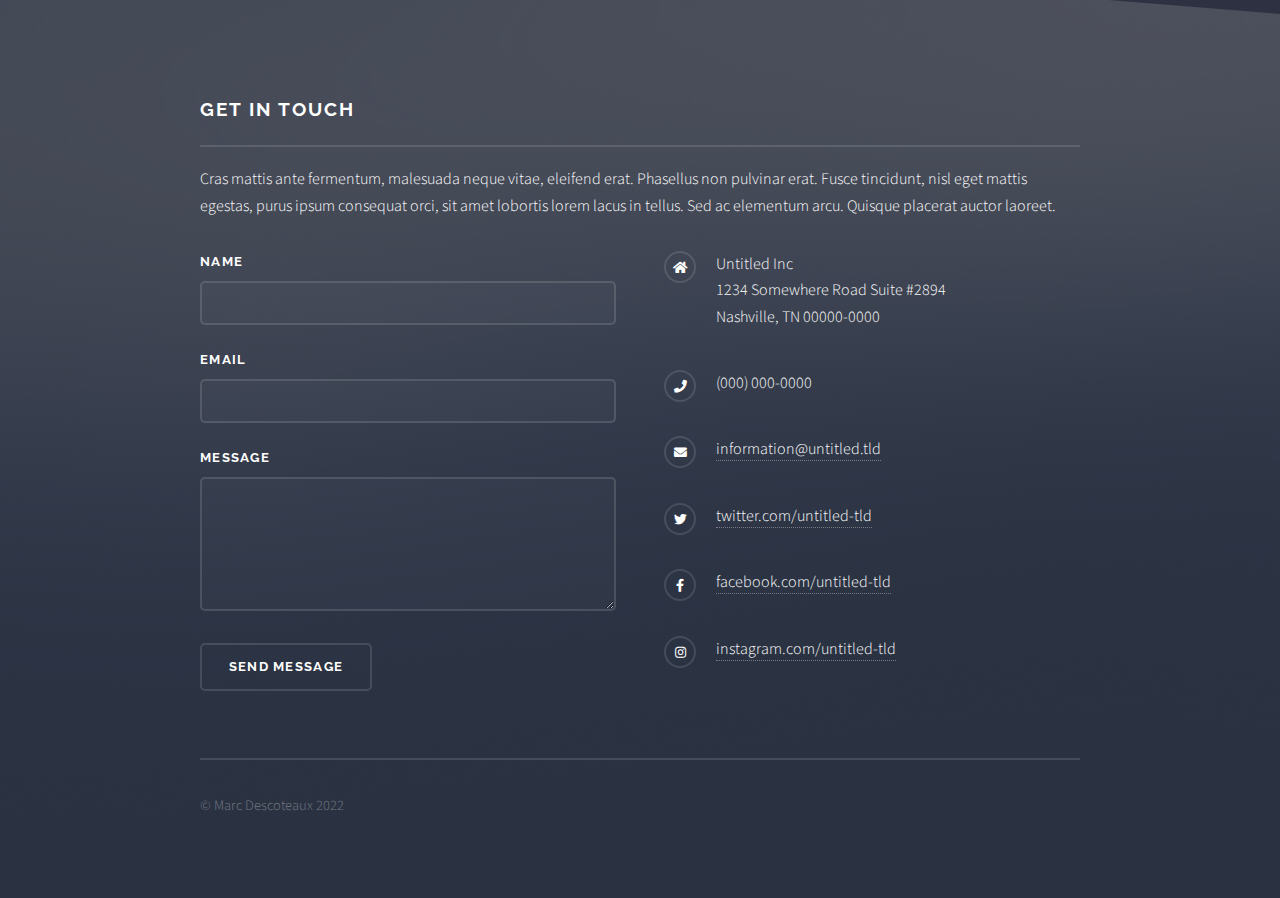
<file: generic.html>
<!DOCTYPE HTML>
<!--
	Solid State by Pixelarity
	pixelarity.com | hello@pixelarity.com
	License: pixelarity.com/license
-->
<html>
	<head>
		<title>Untitled</title>
		<meta charset="utf-8" />
		<meta name="viewport" content="width=device-width, initial-scale=1, user-scalable=no" />
		<link rel="stylesheet" href="assets/css/main.css" />
		<noscript><link rel="stylesheet" href="assets/css/noscript.css" /></noscript>
	</head>
	<body class="is-preload">

		<!-- Page Wrapper -->
			<div id="page-wrapper">

				<!-- Header -->
					<header id="header">
						<h1><a href="index.html">Marc Descoteaux</a></h1>
						<nav>
							<a href="#menu">Pages</a>
						</nav>
					</header>

				<!-- Menu -->
					<nav id="menu">
						<div class="inner">
							<h2>Menu</h2>
							<ul class="links">
								<li><a href="index.html">Home</a></li>
								<!--<li><a href="generic.html">Generic</a></li>
								<li><a href="elements.html">Elements</a></li>
								<li><a href="#">Log In</a></li>
								<li><a href="#">Sign Up</a></li>-->
							</ul>
							<a href="#" class="close">Close</a>
						</div>
					</nav>

				<!-- Wrapper -->
					<section id="wrapper">
						<header>
							<div class="inner">
								<h2>Generic</h2>
								<p>Phasellus non pulvinar erat. Fusce tincidunt nisl eget ipsum.</p>
							</div>
						</header>

						<!-- Content -->
							<div class="wrapper">
								<div class="inner">

									<h3 class="major">Lorem ipsum dolor</h3>
									<p>Morbi mattis mi consectetur tortor elementum, varius pellentesque velit convallis. Aenean tincidunt lectus auctor mauris maximus, ac scelerisque ipsum tempor. Duis vulputate ex et ex tincidunt, quis lacinia velit aliquet. Duis non efficitur nisi, id malesuada justo. Maecenas sagittis felis ac sagittis semper. Curabitur purus leo donec vel dolor at arcu tincidunt bibendum. Interdum et malesuada fames ac ante ipsum primis in faucibus. Fusce ut aliquet justo. Donec id neque ipsum. Integer eget ultricies odio. Nam vel ex a orci fringilla tincidunt. Aliquam eleifend ligula non velit accumsan cursus. Etiam ut gravida sapien.</p>

									<p>Vestibulum ultrices risus velit, sit amet blandit massa auctor sit amet. Sed eu lectus sem. Phasellus in odio at ipsum porttitor mollis id vel diam. Praesent sit amet posuere risus, eu faucibus lectus. Vivamus ex ligula, tempus pulvinar ipsum in, auctor porta quam. Proin nec commodo, vel scelerisque nisi scelerisque. Suspendisse id quam vel tortor tincidunt suscipit. Nullam auctor orci eu dolor consectetur, interdum ullamcorper ante tincidunt. Mauris felis nec felis elementum varius.</p>

									<h3 class="major">Vitae phasellus</h3>
									<p>Cras mattis ante fermentum, malesuada neque vitae, eleifend erat. Phasellus non pulvinar erat. Fusce tincidunt, nisl eget mattis egestas, purus ipsum consequat orci, sit amet lobortis lorem lacus in tellus. Sed ac elementum arcu. Quisque placerat auctor laoreet.</p>

									<section class="features">
										<article>
											<a href="#" class="image"><img src="images/pic04.jpg" alt="" /></a>
											<h3 class="major">Sed feugiat lorem</h3>
											<p>Lorem ipsum dolor sit amet, consectetur adipiscing vehicula id nulla dignissim dapibus ultrices.</p>
											<a href="#" class="special">Learn more</a>
										</article>
										<article>
											<a href="#" class="image"><img src="images/pic05.jpg" alt="" /></a>
											<h3 class="major">Nisl placerat</h3>
											<p>Lorem ipsum dolor sit amet, consectetur adipiscing vehicula id nulla dignissim dapibus ultrices.</p>
											<a href="#" class="special">Learn more</a>
										</article>
									</section>

								</div>
							</div>

					</section>

				<!-- Footer -->
					<section id="footer">
						<div class="inner">
							<h2 class="major">Get in touch</h2>
							<p>Cras mattis ante fermentum, malesuada neque vitae, eleifend erat. Phasellus non pulvinar erat. Fusce tincidunt, nisl eget mattis egestas, purus ipsum consequat orci, sit amet lobortis lorem lacus in tellus. Sed ac elementum arcu. Quisque placerat auctor laoreet.</p>
							<form method="post" action="#">
								<div class="fields">
									<div class="field">
										<label for="name">Name</label>
										<input type="text" name="name" id="name" />
									</div>
									<div class="field">
										<label for="email">Email</label>
										<input type="email" name="email" id="email" />
									</div>
									<div class="field">
										<label for="message">Message</label>
										<textarea name="message" id="message" rows="4"></textarea>
									</div>
								</div>
								<ul class="actions">
									<li><input type="submit" value="Send Message" /></li>
								</ul>
							</form>
							<ul class="contact">
								<li class="icon solid fa-home">
									Untitled Inc<br />
									1234 Somewhere Road Suite #2894<br />
									Nashville, TN 00000-0000
								</li>
								<li class="icon solid fa-phone">(000) 000-0000</li>
								<li class="icon solid fa-envelope"><a href="#">information@untitled.tld</a></li>
								<li class="icon brands fa-twitter"><a href="#">twitter.com/untitled-tld</a></li>
								<li class="icon brands fa-facebook-f"><a href="#">facebook.com/untitled-tld</a></li>
								<li class="icon brands fa-instagram"><a href="#">instagram.com/untitled-tld</a></li>
							</ul>
							<ul class="copyright">
								<li>&copy; Marc Descoteaux 2022</li>
							</ul>
						</div>
					</section>

			</div>

		<!-- Scripts -->
			<script src="assets/js/jquery.min.js"></script>
			<script src="assets/js/jquery.scrollex.min.js"></script>
			<script src="assets/js/browser.min.js"></script>
			<script src="assets/js/breakpoints.min.js"></script>
			<script src="assets/js/util.js"></script>
			<script src="assets/js/main.js"></script>

	</body>
</html>
</file>
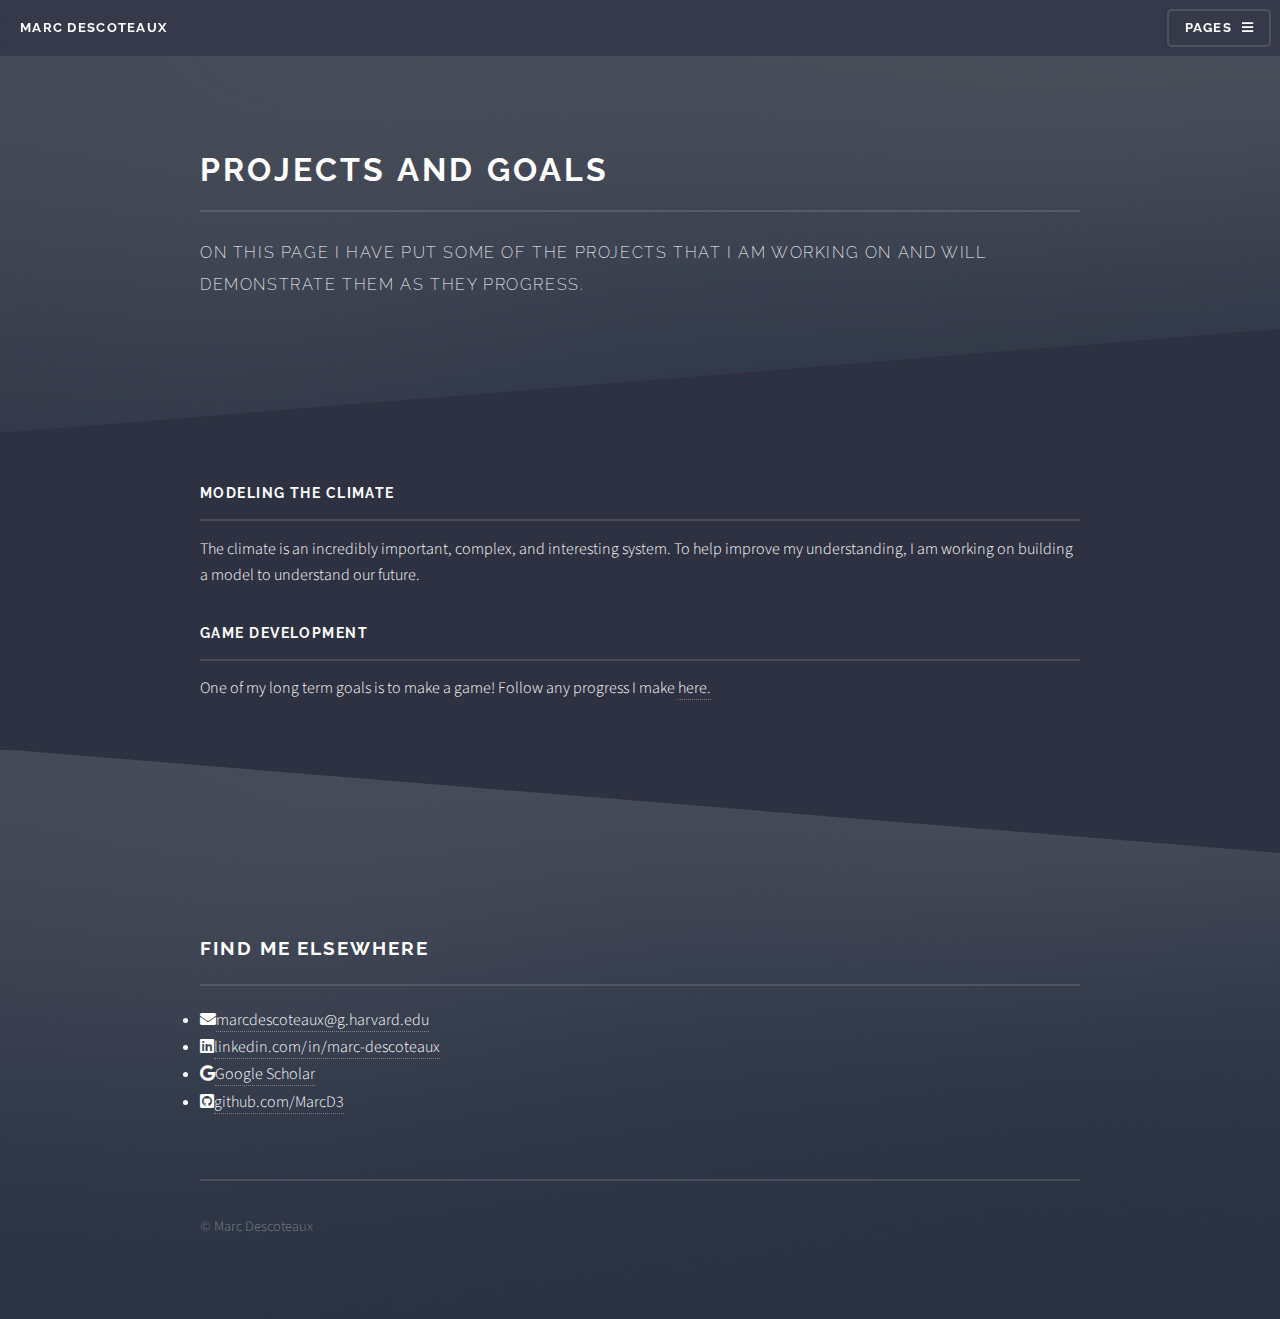
<file: Projects and Goals.html>
<!DOCTYPE HTML>
<!--
	Solid State by Pixelarity
	pixelarity.com | hello@pixelarity.com
	License: pixelarity.com/license
-->
<html>
	<head>
		<title>Projects and Goals</title>
		<meta charset="utf-8" />
		<meta name="viewport" content="width=device-width, initial-scale=1, user-scalable=no" />
		<link rel="stylesheet" href="assets/css/main.css" />
		<noscript><link rel="stylesheet" href="assets/css/noscript.css" /></noscript>
	</head>
	<body class="is-preload">

		<!-- Page Wrapper -->
			<div id="page-wrapper">

				<!-- Header -->
					<header id="header">
						<h1><a href="index.html">Marc Descoteaux</a></h1>
						<nav>
							<a href="#menu">Pages</a>
						</nav>
					</header>

				<!-- Menu -->
					<nav id="menu">
						<div class="inner">
							<h2>Menu</h2>
							<ul class="links">
								<li><a href="index.html">Home</a></li>
								<li><a href="Research.html">Research</a></li>
								<li><a href="Education.html">Education</a></li>
								<li><a href="Projects and Goals.html">Projects and Goals</a></li>
								<!--<li><a href="#">Log In</a></li>
								<li><a href="#">Sign Up</a></li>-->
							</ul>
							<a href="#" class="close">Close</a>
						</div>
					</nav>

				<!-- Wrapper -->
					<section id="wrapper">
						<header>
							<div class="inner">
								<h2>Projects and Goals</h2>
								<p>On this page I have put some of the projects that I am working on and will demonstrate them as they progress.</p>
							</div>
						</header>

						<!-- Content -->
							<div class="wrapper">
								<div class="inner">

									<h3 class="major">Modeling the Climate</h3>
									<p>The climate is an incredibly important, complex, and interesting system. To help improve my understanding, I am working on building a model to understand our future.</p>


									<h3 class="major">Game Development</h3>
									<p>One of my long term goals is to make a game! Follow any progress I make <a href="https://www.mossy-sky.org/">here.</a></p>
									<!--
									<section class="features">
										<article>
											<a href="#" class="image"><img src="images/pic04.jpg" alt="" /></a>
											<h3 class="major">Sed feugiat lorem</h3>
											<p>Lorem ipsum dolor sit amet, consectetur adipiscing vehicula id nulla dignissim dapibus ultrices.</p>
											<a href="#" class="special">Learn more</a>
										</article>
										<article>
											<a href="#" class="image"><img src="images/pic05.jpg" alt="" /></a>
											<h3 class="major">Nisl placerat</h3>
											<p>Lorem ipsum dolor sit amet, consectetur adipiscing vehicula id nulla dignissim dapibus ultrices.</p>
											<a href="#" class="special">Learn more</a>
										</article>
									</section>
								-->
								</div>
							</div>

					</section>

				<!-- Footer -->
				<section id="footer">
					<div class="inner">
						<h2 class="major">Find me elsewhere</h2>

							<li class="icon solid fa-envelope"><a href="mailto:marcdescoteaux@g.harvard.edu">marcdescoteaux@g.harvard.edu</a></li>

							<li class="icon brands fa-linkedin"><a href="https://www.linkedin.com/in/marc-descoteaux">linkedin.com/in/marc-descoteaux</a></li>
							<li class="icon brands fa-google"><a href="https://scholar.google.com/citations?user=4p4HSFcAAAAJ&hl=en">Google Scholar</a></li>
							<li class="icon brands fa-github-square"><a href="https://www.github.com/MarcD3">github.com/MarcD3</a></li>
						</ul>
						<ul class="copyright">
							<li>&copy; Marc Descoteaux</li>
						</ul>
					</div>
				</section>

			</div>

		<!-- Scripts -->
			<script src="assets/js/jquery.min.js"></script>
			<script src="assets/js/jquery.scrollex.min.js"></script>
			<script src="assets/js/browser.min.js"></script>
			<script src="assets/js/breakpoints.min.js"></script>
			<script src="assets/js/util.js"></script>
			<script src="assets/js/main.js"></script>

	</body>
</html>
</file>
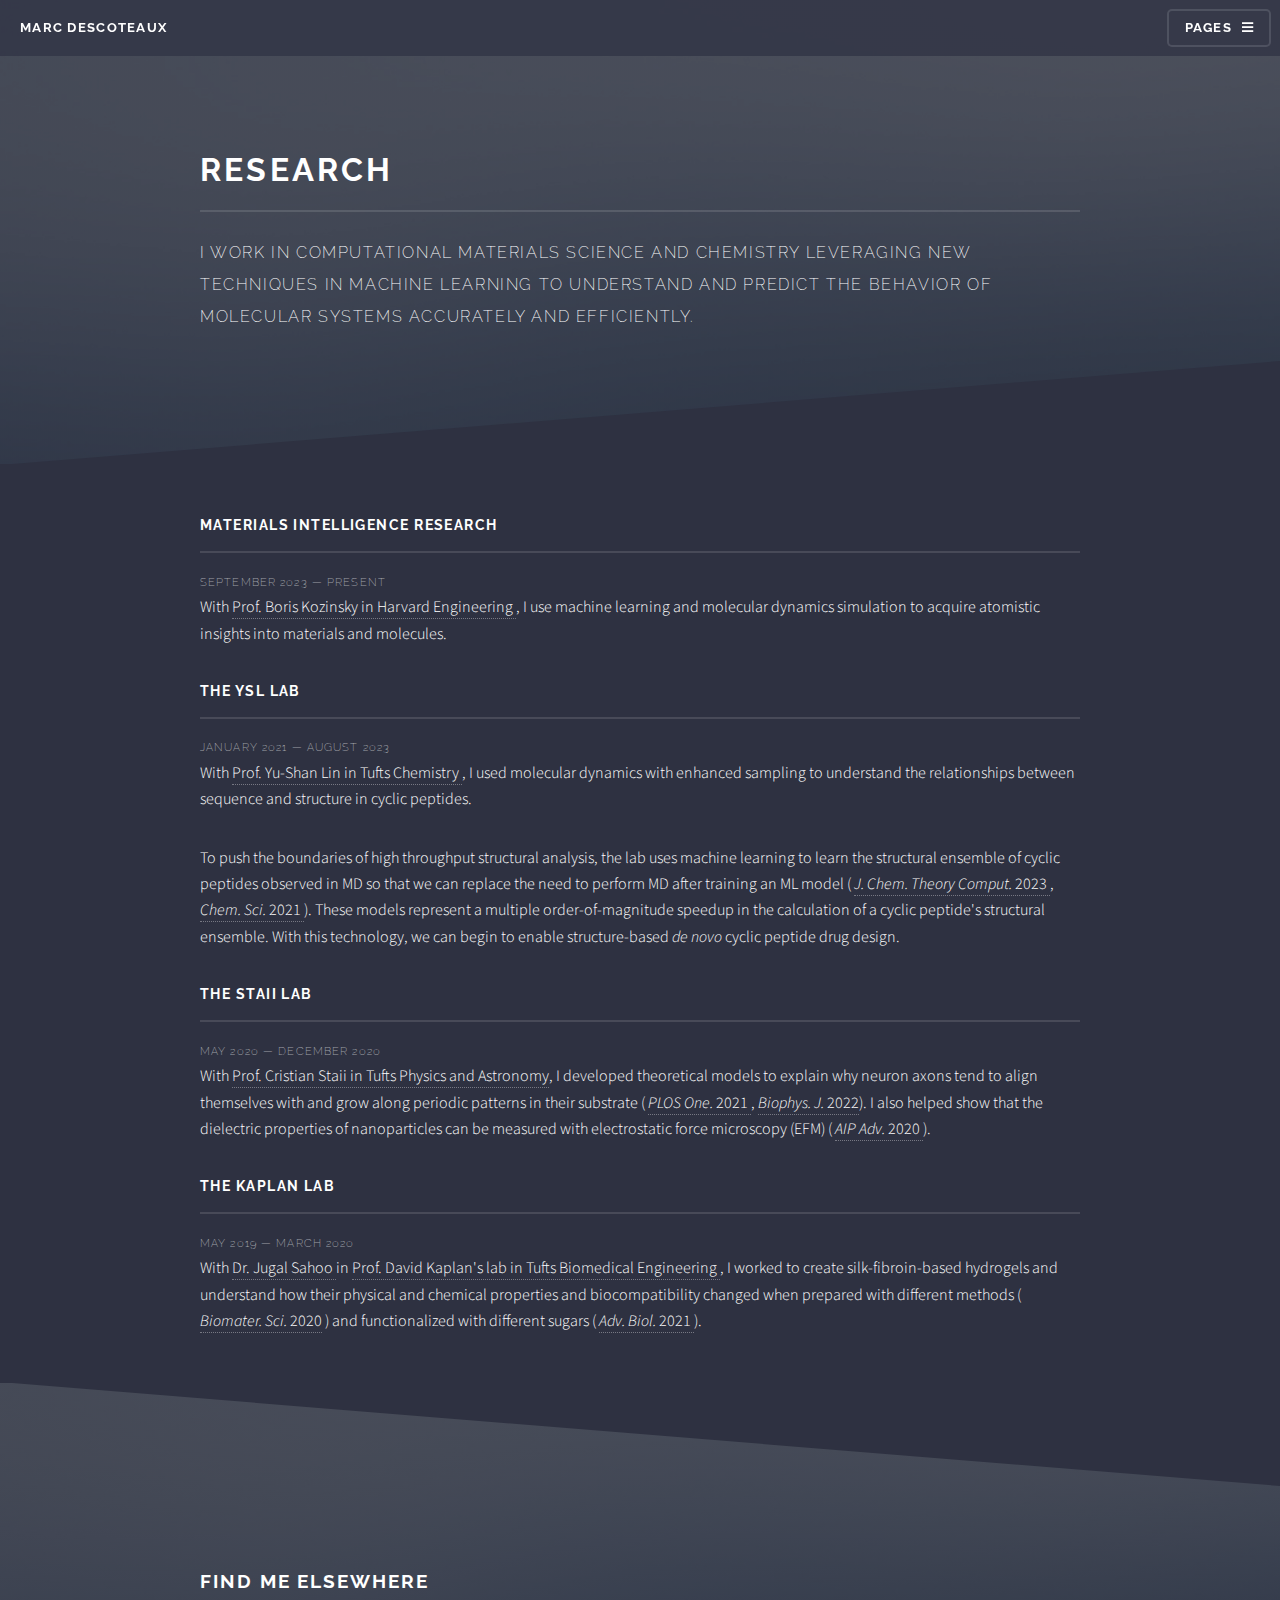
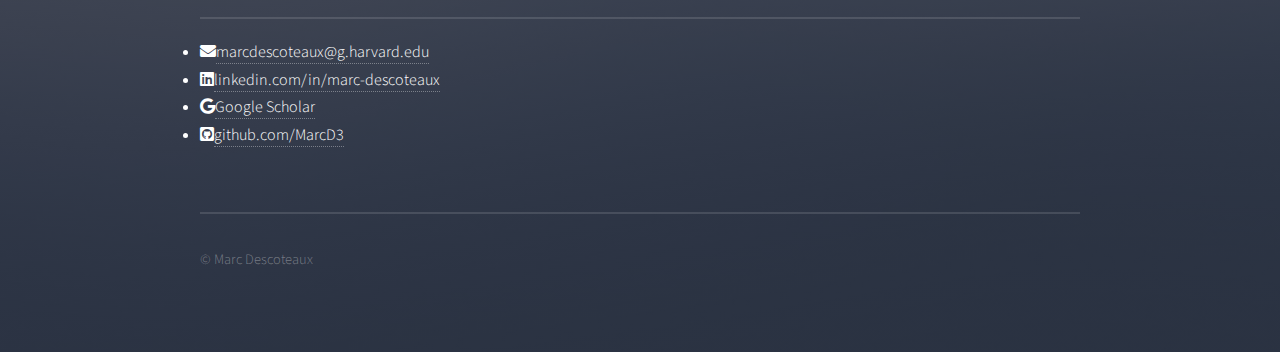
<file: Research.html>
<!DOCTYPE HTML>
<!--
	Solid State by Pixelarity
	pixelarity.com | hello@pixelarity.com
	License: pixelarity.com/license
-->
<html>
	<head>
		<title>Research</title>
		<meta charset="utf-8" />
		<meta name="viewport" content="width=device-width, initial-scale=1, user-scalable=no" />
		<link rel="stylesheet" href="assets/css/main.css" />
		<noscript><link rel="stylesheet" href="assets/css/noscript.css" /></noscript>
	</head>
	<body class="is-preload">

		<!-- Page Wrapper -->
			<div id="page-wrapper">

				<!-- Header -->
					<header id="header">
						<h1><a href="index.html">Marc Descoteaux</a></h1>
						<nav>
							<a href="#menu">Pages</a>
						</nav>
					</header>

				<!-- Menu -->
					<nav id="menu">
						<div class="inner">
							<h2>Menu</h2>
							<ul class="links">
								<li><a href="index.html">Home</a></li>
								<li><a href="Research.html">Research</a></li>
								<li><a href="Education.html">Education</a></li>
								<li><a href="Projects and Goals.html">Projects and Goals</a></li>
								<!--<li><a href="generic.html">Generic</a></li>
								<li><a href="elements.html">Elements</a></li>
								<li><a href="#">Log In</a></li>
								<li><a href="#">Sign Up</a></li>-->
							</ul>
							<a href="#" class="close">Close</a>
						</div>
					</nav>

				<!-- Wrapper -->
					<section id="wrapper">
						<header>
							<div class="inner">
								<h2>Research</h2>
								<p>I work in computational materials science and chemistry leveraging new techniques in machine learning to understand and predict the behavior of molecular systems accurately and efficiently.</p>
							</div>
						</header>

						<!-- Content -->
							<div class="wrapper">
								<div class="inner">

									<h3 class="major">Materials Intelligence Research</h3> <h4 style="font-weight:lighter; display:inline">September 2023 — Present</h4>
									<p>With <a href="https://mir.g.harvard.edu/" target="_blank" rel="noopener noreferrer"> Prof. Boris Kozinsky in Harvard Engineering
									</a>, I use machine learning and molecular dynamics simulation to acquire atomistic insights into materials and molecules.</p>
									

									<h3 class="major">The YSL Lab</h3> <h4 style="font-weight:lighter; display:inline">January 2021 — August 2023</h4>
									<p>With <a href="https://sites.tufts.edu/ysllab/" target="_blank" rel="noopener noreferrer"> Prof. Yu-Shan Lin in Tufts Chemistry
									</a>, I used molecular dynamics with enhanced sampling to understand the relationships between sequence and structure in cyclic peptides.</p>
									<p>To push the boundaries of high throughput structural analysis, the lab uses machine learning to learn the structural ensemble of cyclic peptides observed in MD so that we can replace the need to perform MD after training an ML model (
										<a href="https://pubs.acs.org/doi/10.1021/acs.jctc.3c00154" target="_blank" rel="noopener noreferrer">
											<em>
												J. Chem. Theory Comput.
											</em>
											<b2>
												2023
											</b2>
										</a>,
										<a href="https://pubs.rsc.org/en/content/articlehtml/2021/sc/d1sc05562c" target="_blank" rel="noopener noreferrer">
											<em>
												Chem. Sci.
											</em>
											<b2>
												2021
											</b2>
										</a>
										). These models represent a multiple order-of-magnitude speedup in the calculation of a cyclic peptide's structural ensemble.
										With this technology, we can begin to enable structure-based <i>de novo </i> cyclic peptide drug design.</p>


									<h3 class="major">The Staii Lab</h3> <h4 style="font-weight:lighter; display:inline">May 2020 — December 2020</h4>
									<p>With <a href="https://as.tufts.edu/physics/people/faculty/cristian-staii" target="_blank" rel="noopener noreferrer"> Prof. Cristian Staii in Tufts Physics and Astronomy</a>, I developed
										theoretical models to explain why neuron axons tend to align themselves with and grow along periodic patterns in their substrate
										( <a href="https://journals.plos.org/plosone/article?id=10.1371/journal.pone.0257659" target="_blank" rel="noopener noreferrer">
											<em> PLOS One. </em>
											<b2>2021</b2>
										</a>,
										<a href="https://www.sciencedirect.com/science/article/pii/S0006349522000704" target="_blank" rel="noopener noreferrer">
											<em> Biophys. J. </em>
											<b2>2022</b2></a>). I also helped show that
										the dielectric properties of nanoparticles can be measured with electrostatic force microscopy (EFM) (
										<a href="https://aip.scitation.org/doi/full/10.1063/5.0028132" target="_blank" rel="noopener noreferrer">
											<em> AIP Adv. </em>
											<b2>2020</b2>
										</a>).
										</p>

									<h3 class="major">The Kaplan Lab</h3> <h4 style="font-weight:lighter; display:inline">May 2019 — March 2020</h4>
									<p>With <a href="https://sites.google.com/view/supranano/home?authuser=1" target="_blank" rel="noopener noreferrer"> Dr. Jugal Sahoo </a> in <a href="https://engineering.tufts.edu/bme/kaplan" target="_blank" rel="noopener noreferrer"> Prof. David Kaplan's lab in Tufts Biomedical Engineering </a>,
										I worked to create silk-fibroin-based hydrogels and understand how their physical and chemical properties and biocompatibility changed
										when prepared with different methods (
										<a href="https://pubs.rsc.org/en/content/articlelanding/2020/bm/d0bm00512f/unauth" target="_blank" rel="noopener noreferrer">
											<em> Biomater. Sci. </em><b2>2020</b2></a>
											) and functionalized with different sugars (
											<a href="https://onlinelibrary.wiley.com/doi/abs/10.1002/adbi.202100388" target="_blank" rel="noopener noreferrer">
												<em> Adv. Biol. </em>
												<b2>2021</b2>
											</a>
												).
											</p>
								<!--
									<section class="features">
										<article>
											<a href="#" class="image"><img src="images/pic04.jpg" alt="" /></a>
											<h3 class="major">Sed feugiat lorem</h3>
											<p>Lorem ipsum dolor sit amet, consectetur adipiscing vehicula id nulla dignissim dapibus ultrices.</p>
											<a href="#" class="special">Learn more</a>
										</article>
										<article>
											<a href="#" class="image"><img src="images/pic05.jpg" alt="" /></a>
											<h3 class="major">Nisl placerat</h3>
											<p>Lorem ipsum dolor sit amet, consectetur adipiscing vehicula id nulla dignissim dapibus ultrices.</p>
											<a href="#" class="special">Learn more</a>
										</article>
									</section>
								-->

								</div>
							</div>

					</section>

				<!-- Footer -->
				<section id="footer">
					<div class="inner">
						<h2 class="major">Find me elsewhere</h2>

							<li class="icon solid fa-envelope"><a href="mailto:marcdescoteaux@g.harvard.edu">marcdescoteaux@g.harvard.edu</a></li>

							<li class="icon brands fa-linkedin"><a href="https://www.linkedin.com/in/marc-descoteaux">linkedin.com/in/marc-descoteaux</a></li>
							<li class="icon brands fa-google"><a href="https://scholar.google.com/citations?user=4p4HSFcAAAAJ&hl=en">Google Scholar</a></li>
							<li class="icon brands fa-github-square"><a href="https://www.github.com/MarcD3">github.com/MarcD3</a></li>
						</ul>
						<ul class="copyright">
							<li>&copy; Marc Descoteaux</li>
						</ul>
					</div>
				</section>

			</div>

		<!-- Scripts -->
			<script src="assets/js/jquery.min.js"></script>
			<script src="assets/js/jquery.scrollex.min.js"></script>
			<script src="assets/js/browser.min.js"></script>
			<script src="assets/js/breakpoints.min.js"></script>
			<script src="assets/js/util.js"></script>
			<script src="assets/js/main.js"></script>

	</body>
</html>
</file>
<file: assets/css/noscript.css>
/*
	Solid State by Pixelarity
	pixelarity.com | hello@pixelarity.com
	License: pixelarity.com/license
*/

/* Banner */

	body.is-preload #banner .logo {
		-moz-transform: none;
		-webkit-transform: none;
		-ms-transform: none;
		transform: none;
		opacity: 1;
	}

	body.is-preload #banner h2 {
		opacity: 1;
		-moz-transform: none;
		-webkit-transform: none;
		-ms-transform: none;
		transform: none;
		-moz-filter: none;
		-webkit-filter: none;
		-ms-filter: none;
		filter: none;
	}

	body.is-preload #banner p {
		opacity: 01;
		-moz-transform: none;
		-webkit-transform: none;
		-ms-transform: none;
		transform: none;
		-moz-filter: none;
		-webkit-filter: none;
		-ms-filter: none;
		filter: none;
	}
</file>
<file: assets/css/main.css>
@import url(fontawesome-all.min.css);
@import url("https://fonts.googleapis.com/css?family=Raleway:200,700|Source+Sans+Pro:300,600,300italic,600italic");

/*
	Solid State by Pixelarity
	pixelarity.com | hello@pixelarity.com
	License: pixelarity.com/license
*/

html, body, div, span, applet, object,
iframe, h1, h2, h3, h4, h5, h6, p, blockquote,
pre, a, abbr, acronym, address, big, cite,
code, del, dfn, em, img, ins, kbd, q, s, samp,
small, strike, strong, sub, sup, tt, var, b,
u, i, center, dl, dt, dd, ol, ul, li, fieldset,
form, label, legend, table, caption, tbody,
tfoot, thead, tr, th, td, article, aside,
canvas, details, embed, figure, figcaption,
footer, header, hgroup, menu, nav, output, ruby,
section, summary, time, mark, audio, video {
	margin: 0;
	padding: 0;
	border: 0;
	font-size: 100%;
	font: inherit;
	vertical-align: baseline;}

article, aside, details, figcaption, figure,
footer, header, hgroup, menu, nav, section {
	display: block;}

body {
	line-height: 1;
}

ol, ul {
	list-style: none;
}

blockquote, q {
	quotes: none;
}

	blockquote:before, blockquote:after, q:before, q:after {
		content: '';
		content: none;
	}

table {
	border-collapse: collapse;
	border-spacing: 0;
}

body {
	-webkit-text-size-adjust: none;
}

mark {
	background-color: transparent;
	color: inherit;
}

input::-moz-focus-inner {
	border: 0;
	padding: 0;
}

input, select, textarea {
	-moz-appearance: none;
	-webkit-appearance: none;
	-ms-appearance: none;
	appearance: none;
}

/* Basic */

	@-ms-viewport {
		width: device-width;
	}

	body {
		-ms-overflow-style: scrollbar;
	}

	@media screen and (max-width: 480px) {

		html, body {
			min-width: 320px;
		}

	}

	html {
		box-sizing: border-box;
	}

	*, *:before, *:after {
		box-sizing: inherit;
	}

	body {
		background-color: #2e3141;
		background-image: linear-gradient(to top, rgba(46, 49, 65, 0.8), rgba(46, 49, 65, 0.8)), url("../../images/Background.jpg");
		background-size: auto, cover;
		background-attachment: fixed, fixed;
		background-position: center, center;
	}

		body.is-preload *, body.is-preload *:before, body.is-preload *:after {
			-moz-animation: none !important;
			-webkit-animation: none !important;
			-ms-animation: none !important;
			animation: none !important;
			-moz-transition: none !important;
			-webkit-transition: none !important;
			-ms-transition: none !important;
			transition: none !important;
		}

/* Type */

	body, input, select, textarea {
		color: #ffffff;
		font-family: "Source Sans Pro", Helvetica, sans-serif;
		font-size: 16.5pt;
		font-weight: 300;
		line-height: 1.65;
	}

		@media screen and (max-width: 1680px) {

			body, input, select, textarea {
				font-size: 13pt;
			}

		}

		@media screen and (max-width: 1280px) {

			body, input, select, textarea {
				font-size: 12pt;
			}

		}

		@media screen and (max-width: 980px) {

			body, input, select, textarea {
				font-size: 12pt;
			}

		}

		@media screen and (max-width: 736px) {

			body, input, select, textarea {
				font-size: 12pt;
			}

		}

		@media screen and (max-width: 480px) {

			body, input, select, textarea {
				font-size: 12pt;
			}

		}

	a {
		-moz-transition: color 0.2s ease-in-out, border-bottom-color 0.2s ease-in-out;
		-webkit-transition: color 0.2s ease-in-out, border-bottom-color 0.2s ease-in-out;
		-ms-transition: color 0.2s ease-in-out, border-bottom-color 0.2s ease-in-out;
		transition: color 0.2s ease-in-out, border-bottom-color 0.2s ease-in-out;
		border-bottom: dotted 1px rgba(255, 255, 255, 0.35);
		color: #ffffff;
		text-decoration: none;
	}

		a:hover {
			border-bottom-color: transparent;
			color: #ffffff !important;
		}

		a.special:not(.button) {
			text-decoration: none;
			border-bottom: 0;
			display: block;
			font-family: Raleway, Helvetica, sans-serif;
			font-size: 0.8em;
			font-weight: 700;
			letter-spacing: 0.1em;
			margin: 0 0 2em 0;
			text-transform: uppercase;
		}

			a.special:not(.button):before {
				-moz-osx-font-smoothing: grayscale;
				-webkit-font-smoothing: antialiased;
				display: inline-block;
				font-style: normal;
				font-variant: normal;
				text-rendering: auto;
				line-height: 1;
				text-transform: none !important;
				font-family: 'Font Awesome 5 Free';
				font-weight: 900;
			}

			a.special:not(.button):before {
				-moz-transition: background-color 0.2s ease-in-out;
				-webkit-transition: background-color 0.2s ease-in-out;
				-ms-transition: background-color 0.2s ease-in-out;
				transition: background-color 0.2s ease-in-out;
				border-radius: 100%;
				border: solid 2px rgba(255, 255, 255, 0.125);
				content: '\f105';
				display: inline-block;
				font-size: 1.25em;
				height: 2em;
				line-height: 1.75em;
				margin-right: 0.85em;
				text-align: center;
				text-indent: 0.15em;
				vertical-align: middle;
				width: 2em;
			}

			a.special:not(.button):hover:before {
				background-color: rgba(255, 255, 255, 0.025);
			}

			a.special:not(.button):active:before {
				background-color: rgba(255, 255, 255, 0.075);
			}

	strong, b {
		color: #ffffff;
		font-weight: 600;
	}

	em, i {
		font-style: italic;
	}

	p {
		margin: 0 0 2em 0;
	}

	h1, h2, h3, h4, h5, h6 {
		color: #ffffff;
		font-family: Raleway, Helvetica, sans-serif;
		font-weight: 700;
		letter-spacing: 0.1em;
		margin: 0 0 1em 0;
		text-transform: uppercase;
	}

		h1 a, h2 a, h3 a, h4 a, h5 a, h6 a {
			color: inherit;
			text-decoration: none;
			border-bottom: 0;
		}

		h1 span, h2 span, h3 span, h4 span, h5 span, h6 span {
			font-weight: 200;
		}

		h1.major, h2.major, h3.major, h4.major, h5.major, h6.major {
			padding-bottom: 1em;
			border-bottom: solid 2px rgba(255, 255, 255, 0.125);
		}

	h2 {
		font-size: 1.2em;
	}

	h3 {
		font-size: 0.9em;
	}

	h4 {
		font-size: 0.7em;
	}

	h5 {
		font-size: 0.7em;
	}

	h6 {
		font-size: 0.7em;
	}

	@media screen and (max-width: 736px) {

		h2 {
			font-size: 1em;
		}

		h3 {
			font-size: 0.8em;
		}

	}

	sub {
		font-size: 0.8em;
		position: relative;
		top: 0.5em;
	}

	sup {
		font-size: 0.8em;
		position: relative;
		top: -0.5em;
	}

	blockquote {
		border-left: solid 4px rgba(255, 255, 255, 0.125);
		font-style: italic;
		margin: 0 0 2em 0;
		padding: 0.5em 0 0.5em 2em;
	}

	code {
		background: rgba(255, 255, 255, 0.025);
		border-radius: 5px;
		border: solid 2px rgba(255, 255, 255, 0.125);
		font-family: "Courier New", monospace;
		font-size: 0.9em;
		margin: 0 0.25em;
		padding: 0.25em 0.65em;
	}

	pre {
		-webkit-overflow-scrolling: touch;
		font-family: "Courier New", monospace;
		font-size: 0.9em;
		margin: 0 0 2em 0;
	}

		pre code {
			display: block;
			line-height: 1.75em;
			padding: 1em 1.5em;
			overflow-x: auto;
		}

	hr {
		border: 0;
		border-bottom: solid 2px rgba(255, 255, 255, 0.125);
		margin: 2.5em 0;
	}

		hr.major {
			margin: 4em 0;
		}

	.align-left {
		text-align: left;
	}

	.align-center {
		text-align: center;
	}

	.align-right {
		text-align: right;
	}

/* Row */

	.row {
		display: flex;
		flex-wrap: wrap;
		box-sizing: border-box;
		align-items: stretch;
	}

		.row > * {
			box-sizing: border-box;
		}

		.row.gtr-uniform > * > :last-child {
			margin-bottom: 0;
		}

		.row.aln-left {
			justify-content: flex-start;
		}

		.row.aln-center {
			justify-content: center;
		}

		.row.aln-right {
			justify-content: flex-end;
		}

		.row.aln-top {
			align-items: flex-start;
		}

		.row.aln-middle {
			align-items: center;
		}

		.row.aln-bottom {
			align-items: flex-end;
		}

		.row > .imp {
			order: -1;
		}

		.row > .col-1 {
			width: 8.33333%;
		}

		.row > .off-1 {
			margin-left: 8.33333%;
		}

		.row > .col-2 {
			width: 16.66667%;
		}

		.row > .off-2 {
			margin-left: 16.66667%;
		}

		.row > .col-3 {
			width: 25%;
		}

		.row > .off-3 {
			margin-left: 25%;
		}

		.row > .col-4 {
			width: 33.33333%;
		}

		.row > .off-4 {
			margin-left: 33.33333%;
		}

		.row > .col-5 {
			width: 41.66667%;
		}

		.row > .off-5 {
			margin-left: 41.66667%;
		}

		.row > .col-6 {
			width: 50%;
		}

		.row > .off-6 {
			margin-left: 50%;
		}

		.row > .col-7 {
			width: 58.33333%;
		}

		.row > .off-7 {
			margin-left: 58.33333%;
		}

		.row > .col-8 {
			width: 66.66667%;
		}

		.row > .off-8 {
			margin-left: 66.66667%;
		}

		.row > .col-9 {
			width: 75%;
		}

		.row > .off-9 {
			margin-left: 75%;
		}

		.row > .col-10 {
			width: 83.33333%;
		}

		.row > .off-10 {
			margin-left: 83.33333%;
		}

		.row > .col-11 {
			width: 91.66667%;
		}

		.row > .off-11 {
			margin-left: 91.66667%;
		}

		.row > .col-12 {
			width: 100%;
		}

		.row > .off-12 {
			margin-left: 100%;
		}

		.row.gtr-0 {
			margin-top: 0;
			margin-left: 0em;
		}

			.row.gtr-0 > * {
				padding: 0 0 0 0em;
			}

			.row.gtr-0.gtr-uniform {
				margin-top: 0em;
			}

				.row.gtr-0.gtr-uniform > * {
					padding-top: 0em;
				}

		.row.gtr-25 {
			margin-top: 0;
			margin-left: -0.4375em;
		}

			.row.gtr-25 > * {
				padding: 0 0 0 0.4375em;
			}

			.row.gtr-25.gtr-uniform {
				margin-top: -0.4375em;
			}

				.row.gtr-25.gtr-uniform > * {
					padding-top: 0.4375em;
				}

		.row.gtr-50 {
			margin-top: 0;
			margin-left: -0.875em;
		}

			.row.gtr-50 > * {
				padding: 0 0 0 0.875em;
			}

			.row.gtr-50.gtr-uniform {
				margin-top: -0.875em;
			}

				.row.gtr-50.gtr-uniform > * {
					padding-top: 0.875em;
				}

		.row {
			margin-top: 0;
			margin-left: -1.75em;
		}

			.row > * {
				padding: 0 0 0 1.75em;
			}

			.row.gtr-uniform {
				margin-top: -1.75em;
			}

				.row.gtr-uniform > * {
					padding-top: 1.75em;
				}

		.row.gtr-150 {
			margin-top: 0;
			margin-left: -2.625em;
		}

			.row.gtr-150 > * {
				padding: 0 0 0 2.625em;
			}

			.row.gtr-150.gtr-uniform {
				margin-top: -2.625em;
			}

				.row.gtr-150.gtr-uniform > * {
					padding-top: 2.625em;
				}

		.row.gtr-200 {
			margin-top: 0;
			margin-left: -3.5em;
		}

			.row.gtr-200 > * {
				padding: 0 0 0 3.5em;
			}

			.row.gtr-200.gtr-uniform {
				margin-top: -3.5em;
			}

				.row.gtr-200.gtr-uniform > * {
					padding-top: 3.5em;
				}

		@media screen and (max-width: 1680px) {

			.row {
				display: flex;
				flex-wrap: wrap;
				box-sizing: border-box;
				align-items: stretch;
			}

				.row > * {
					box-sizing: border-box;
				}

				.row.gtr-uniform > * > :last-child {
					margin-bottom: 0;
				}

				.row.aln-left {
					justify-content: flex-start;
				}

				.row.aln-center {
					justify-content: center;
				}

				.row.aln-right {
					justify-content: flex-end;
				}

				.row.aln-top {
					align-items: flex-start;
				}

				.row.aln-middle {
					align-items: center;
				}

				.row.aln-bottom {
					align-items: flex-end;
				}

				.row > .imp-xlarge {
					order: -1;
				}

				.row > .col-1-xlarge {
					width: 8.33333%;
				}

				.row > .off-1-xlarge {
					margin-left: 8.33333%;
				}

				.row > .col-2-xlarge {
					width: 16.66667%;
				}

				.row > .off-2-xlarge {
					margin-left: 16.66667%;
				}

				.row > .col-3-xlarge {
					width: 25%;
				}

				.row > .off-3-xlarge {
					margin-left: 25%;
				}

				.row > .col-4-xlarge {
					width: 33.33333%;
				}

				.row > .off-4-xlarge {
					margin-left: 33.33333%;
				}

				.row > .col-5-xlarge {
					width: 41.66667%;
				}

				.row > .off-5-xlarge {
					margin-left: 41.66667%;
				}

				.row > .col-6-xlarge {
					width: 50%;
				}

				.row > .off-6-xlarge {
					margin-left: 50%;
				}

				.row > .col-7-xlarge {
					width: 58.33333%;
				}

				.row > .off-7-xlarge {
					margin-left: 58.33333%;
				}

				.row > .col-8-xlarge {
					width: 66.66667%;
				}

				.row > .off-8-xlarge {
					margin-left: 66.66667%;
				}

				.row > .col-9-xlarge {
					width: 75%;
				}

				.row > .off-9-xlarge {
					margin-left: 75%;
				}

				.row > .col-10-xlarge {
					width: 83.33333%;
				}

				.row > .off-10-xlarge {
					margin-left: 83.33333%;
				}

				.row > .col-11-xlarge {
					width: 91.66667%;
				}

				.row > .off-11-xlarge {
					margin-left: 91.66667%;
				}

				.row > .col-12-xlarge {
					width: 100%;
				}

				.row > .off-12-xlarge {
					margin-left: 100%;
				}

				.row.gtr-0 {
					margin-top: 0;
					margin-left: 0em;
				}

					.row.gtr-0 > * {
						padding: 0 0 0 0em;
					}

					.row.gtr-0.gtr-uniform {
						margin-top: 0em;
					}

						.row.gtr-0.gtr-uniform > * {
							padding-top: 0em;
						}

				.row.gtr-25 {
					margin-top: 0;
					margin-left: -0.4375em;
				}

					.row.gtr-25 > * {
						padding: 0 0 0 0.4375em;
					}

					.row.gtr-25.gtr-uniform {
						margin-top: -0.4375em;
					}

						.row.gtr-25.gtr-uniform > * {
							padding-top: 0.4375em;
						}

				.row.gtr-50 {
					margin-top: 0;
					margin-left: -0.875em;
				}

					.row.gtr-50 > * {
						padding: 0 0 0 0.875em;
					}

					.row.gtr-50.gtr-uniform {
						margin-top: -0.875em;
					}

						.row.gtr-50.gtr-uniform > * {
							padding-top: 0.875em;
						}

				.row {
					margin-top: 0;
					margin-left: -1.75em;
				}

					.row > * {
						padding: 0 0 0 1.75em;
					}

					.row.gtr-uniform {
						margin-top: -1.75em;
					}

						.row.gtr-uniform > * {
							padding-top: 1.75em;
						}

				.row.gtr-150 {
					margin-top: 0;
					margin-left: -2.625em;
				}

					.row.gtr-150 > * {
						padding: 0 0 0 2.625em;
					}

					.row.gtr-150.gtr-uniform {
						margin-top: -2.625em;
					}

						.row.gtr-150.gtr-uniform > * {
							padding-top: 2.625em;
						}

				.row.gtr-200 {
					margin-top: 0;
					margin-left: -3.5em;
				}

					.row.gtr-200 > * {
						padding: 0 0 0 3.5em;
					}

					.row.gtr-200.gtr-uniform {
						margin-top: -3.5em;
					}

						.row.gtr-200.gtr-uniform > * {
							padding-top: 3.5em;
						}

		}

		@media screen and (max-width: 1280px) {

			.row {
				display: flex;
				flex-wrap: wrap;
				box-sizing: border-box;
				align-items: stretch;
			}

				.row > * {
					box-sizing: border-box;
				}

				.row.gtr-uniform > * > :last-child {
					margin-bottom: 0;
				}

				.row.aln-left {
					justify-content: flex-start;
				}

				.row.aln-center {
					justify-content: center;
				}

				.row.aln-right {
					justify-content: flex-end;
				}

				.row.aln-top {
					align-items: flex-start;
				}

				.row.aln-middle {
					align-items: center;
				}

				.row.aln-bottom {
					align-items: flex-end;
				}

				.row > .imp-large {
					order: -1;
				}

				.row > .col-1-large {
					width: 8.33333%;
				}

				.row > .off-1-large {
					margin-left: 8.33333%;
				}

				.row > .col-2-large {
					width: 16.66667%;
				}

				.row > .off-2-large {
					margin-left: 16.66667%;
				}

				.row > .col-3-large {
					width: 25%;
				}

				.row > .off-3-large {
					margin-left: 25%;
				}

				.row > .col-4-large {
					width: 33.33333%;
				}

				.row > .off-4-large {
					margin-left: 33.33333%;
				}

				.row > .col-5-large {
					width: 41.66667%;
				}

				.row > .off-5-large {
					margin-left: 41.66667%;
				}

				.row > .col-6-large {
					width: 50%;
				}

				.row > .off-6-large {
					margin-left: 50%;
				}

				.row > .col-7-large {
					width: 58.33333%;
				}

				.row > .off-7-large {
					margin-left: 58.33333%;
				}

				.row > .col-8-large {
					width: 66.66667%;
				}

				.row > .off-8-large {
					margin-left: 66.66667%;
				}

				.row > .col-9-large {
					width: 75%;
				}

				.row > .off-9-large {
					margin-left: 75%;
				}

				.row > .col-10-large {
					width: 83.33333%;
				}

				.row > .off-10-large {
					margin-left: 83.33333%;
				}

				.row > .col-11-large {
					width: 91.66667%;
				}

				.row > .off-11-large {
					margin-left: 91.66667%;
				}

				.row > .col-12-large {
					width: 100%;
				}

				.row > .off-12-large {
					margin-left: 100%;
				}

				.row.gtr-0 {
					margin-top: 0;
					margin-left: 0em;
				}

					.row.gtr-0 > * {
						padding: 0 0 0 0em;
					}

					.row.gtr-0.gtr-uniform {
						margin-top: 0em;
					}

						.row.gtr-0.gtr-uniform > * {
							padding-top: 0em;
						}

				.row.gtr-25 {
					margin-top: 0;
					margin-left: -0.4375em;
				}

					.row.gtr-25 > * {
						padding: 0 0 0 0.4375em;
					}

					.row.gtr-25.gtr-uniform {
						margin-top: -0.4375em;
					}

						.row.gtr-25.gtr-uniform > * {
							padding-top: 0.4375em;
						}

				.row.gtr-50 {
					margin-top: 0;
					margin-left: -0.875em;
				}

					.row.gtr-50 > * {
						padding: 0 0 0 0.875em;
					}

					.row.gtr-50.gtr-uniform {
						margin-top: -0.875em;
					}

						.row.gtr-50.gtr-uniform > * {
							padding-top: 0.875em;
						}

				.row {
					margin-top: 0;
					margin-left: -1.75em;
				}

					.row > * {
						padding: 0 0 0 1.75em;
					}

					.row.gtr-uniform {
						margin-top: -1.75em;
					}

						.row.gtr-uniform > * {
							padding-top: 1.75em;
						}

				.row.gtr-150 {
					margin-top: 0;
					margin-left: -2.625em;
				}

					.row.gtr-150 > * {
						padding: 0 0 0 2.625em;
					}

					.row.gtr-150.gtr-uniform {
						margin-top: -2.625em;
					}

						.row.gtr-150.gtr-uniform > * {
							padding-top: 2.625em;
						}

				.row.gtr-200 {
					margin-top: 0;
					margin-left: -3.5em;
				}

					.row.gtr-200 > * {
						padding: 0 0 0 3.5em;
					}

					.row.gtr-200.gtr-uniform {
						margin-top: -3.5em;
					}

						.row.gtr-200.gtr-uniform > * {
							padding-top: 3.5em;
						}

		}

		@media screen and (max-width: 980px) {

			.row {
				display: flex;
				flex-wrap: wrap;
				box-sizing: border-box;
				align-items: stretch;
			}

				.row > * {
					box-sizing: border-box;
				}

				.row.gtr-uniform > * > :last-child {
					margin-bottom: 0;
				}

				.row.aln-left {
					justify-content: flex-start;
				}

				.row.aln-center {
					justify-content: center;
				}

				.row.aln-right {
					justify-content: flex-end;
				}

				.row.aln-top {
					align-items: flex-start;
				}

				.row.aln-middle {
					align-items: center;
				}

				.row.aln-bottom {
					align-items: flex-end;
				}

				.row > .imp-medium {
					order: -1;
				}

				.row > .col-1-medium {
					width: 8.33333%;
				}

				.row > .off-1-medium {
					margin-left: 8.33333%;
				}

				.row > .col-2-medium {
					width: 16.66667%;
				}

				.row > .off-2-medium {
					margin-left: 16.66667%;
				}

				.row > .col-3-medium {
					width: 25%;
				}

				.row > .off-3-medium {
					margin-left: 25%;
				}

				.row > .col-4-medium {
					width: 33.33333%;
				}

				.row > .off-4-medium {
					margin-left: 33.33333%;
				}

				.row > .col-5-medium {
					width: 41.66667%;
				}

				.row > .off-5-medium {
					margin-left: 41.66667%;
				}

				.row > .col-6-medium {
					width: 50%;
				}

				.row > .off-6-medium {
					margin-left: 50%;
				}

				.row > .col-7-medium {
					width: 58.33333%;
				}

				.row > .off-7-medium {
					margin-left: 58.33333%;
				}

				.row > .col-8-medium {
					width: 66.66667%;
				}

				.row > .off-8-medium {
					margin-left: 66.66667%;
				}

				.row > .col-9-medium {
					width: 75%;
				}

				.row > .off-9-medium {
					margin-left: 75%;
				}

				.row > .col-10-medium {
					width: 83.33333%;
				}

				.row > .off-10-medium {
					margin-left: 83.33333%;
				}

				.row > .col-11-medium {
					width: 91.66667%;
				}

				.row > .off-11-medium {
					margin-left: 91.66667%;
				}

				.row > .col-12-medium {
					width: 100%;
				}

				.row > .off-12-medium {
					margin-left: 100%;
				}

				.row.gtr-0 {
					margin-top: 0;
					margin-left: 0em;
				}

					.row.gtr-0 > * {
						padding: 0 0 0 0em;
					}

					.row.gtr-0.gtr-uniform {
						margin-top: 0em;
					}

						.row.gtr-0.gtr-uniform > * {
							padding-top: 0em;
						}

				.row.gtr-25 {
					margin-top: 0;
					margin-left: -0.4375em;
				}

					.row.gtr-25 > * {
						padding: 0 0 0 0.4375em;
					}

					.row.gtr-25.gtr-uniform {
						margin-top: -0.4375em;
					}

						.row.gtr-25.gtr-uniform > * {
							padding-top: 0.4375em;
						}

				.row.gtr-50 {
					margin-top: 0;
					margin-left: -0.875em;
				}

					.row.gtr-50 > * {
						padding: 0 0 0 0.875em;
					}

					.row.gtr-50.gtr-uniform {
						margin-top: -0.875em;
					}

						.row.gtr-50.gtr-uniform > * {
							padding-top: 0.875em;
						}

				.row {
					margin-top: 0;
					margin-left: -1.75em;
				}

					.row > * {
						padding: 0 0 0 1.75em;
					}

					.row.gtr-uniform {
						margin-top: -1.75em;
					}

						.row.gtr-uniform > * {
							padding-top: 1.75em;
						}

				.row.gtr-150 {
					margin-top: 0;
					margin-left: -2.625em;
				}

					.row.gtr-150 > * {
						padding: 0 0 0 2.625em;
					}

					.row.gtr-150.gtr-uniform {
						margin-top: -2.625em;
					}

						.row.gtr-150.gtr-uniform > * {
							padding-top: 2.625em;
						}

				.row.gtr-200 {
					margin-top: 0;
					margin-left: -3.5em;
				}

					.row.gtr-200 > * {
						padding: 0 0 0 3.5em;
					}

					.row.gtr-200.gtr-uniform {
						margin-top: -3.5em;
					}

						.row.gtr-200.gtr-uniform > * {
							padding-top: 3.5em;
						}

		}

		@media screen and (max-width: 736px) {

			.row {
				display: flex;
				flex-wrap: wrap;
				box-sizing: border-box;
				align-items: stretch;
			}

				.row > * {
					box-sizing: border-box;
				}

				.row.gtr-uniform > * > :last-child {
					margin-bottom: 0;
				}

				.row.aln-left {
					justify-content: flex-start;
				}

				.row.aln-center {
					justify-content: center;
				}

				.row.aln-right {
					justify-content: flex-end;
				}

				.row.aln-top {
					align-items: flex-start;
				}

				.row.aln-middle {
					align-items: center;
				}

				.row.aln-bottom {
					align-items: flex-end;
				}

				.row > .imp-small {
					order: -1;
				}

				.row > .col-1-small {
					width: 8.33333%;
				}

				.row > .off-1-small {
					margin-left: 8.33333%;
				}

				.row > .col-2-small {
					width: 16.66667%;
				}

				.row > .off-2-small {
					margin-left: 16.66667%;
				}

				.row > .col-3-small {
					width: 25%;
				}

				.row > .off-3-small {
					margin-left: 25%;
				}

				.row > .col-4-small {
					width: 33.33333%;
				}

				.row > .off-4-small {
					margin-left: 33.33333%;
				}

				.row > .col-5-small {
					width: 41.66667%;
				}

				.row > .off-5-small {
					margin-left: 41.66667%;
				}

				.row > .col-6-small {
					width: 50%;
				}

				.row > .off-6-small {
					margin-left: 50%;
				}

				.row > .col-7-small {
					width: 58.33333%;
				}

				.row > .off-7-small {
					margin-left: 58.33333%;
				}

				.row > .col-8-small {
					width: 66.66667%;
				}

				.row > .off-8-small {
					margin-left: 66.66667%;
				}

				.row > .col-9-small {
					width: 75%;
				}

				.row > .off-9-small {
					margin-left: 75%;
				}

				.row > .col-10-small {
					width: 83.33333%;
				}

				.row > .off-10-small {
					margin-left: 83.33333%;
				}

				.row > .col-11-small {
					width: 91.66667%;
				}

				.row > .off-11-small {
					margin-left: 91.66667%;
				}

				.row > .col-12-small {
					width: 100%;
				}

				.row > .off-12-small {
					margin-left: 100%;
				}

				.row.gtr-0 {
					margin-top: 0;
					margin-left: 0em;
				}

					.row.gtr-0 > * {
						padding: 0 0 0 0em;
					}

					.row.gtr-0.gtr-uniform {
						margin-top: 0em;
					}

						.row.gtr-0.gtr-uniform > * {
							padding-top: 0em;
						}

				.row.gtr-25 {
					margin-top: 0;
					margin-left: -0.3125em;
				}

					.row.gtr-25 > * {
						padding: 0 0 0 0.3125em;
					}

					.row.gtr-25.gtr-uniform {
						margin-top: -0.3125em;
					}

						.row.gtr-25.gtr-uniform > * {
							padding-top: 0.3125em;
						}

				.row.gtr-50 {
					margin-top: 0;
					margin-left: -0.625em;
				}

					.row.gtr-50 > * {
						padding: 0 0 0 0.625em;
					}

					.row.gtr-50.gtr-uniform {
						margin-top: -0.625em;
					}

						.row.gtr-50.gtr-uniform > * {
							padding-top: 0.625em;
						}

				.row {
					margin-top: 0;
					margin-left: -1.25em;
				}

					.row > * {
						padding: 0 0 0 1.25em;
					}

					.row.gtr-uniform {
						margin-top: -1.25em;
					}

						.row.gtr-uniform > * {
							padding-top: 1.25em;
						}

				.row.gtr-150 {
					margin-top: 0;
					margin-left: -1.875em;
				}

					.row.gtr-150 > * {
						padding: 0 0 0 1.875em;
					}

					.row.gtr-150.gtr-uniform {
						margin-top: -1.875em;
					}

						.row.gtr-150.gtr-uniform > * {
							padding-top: 1.875em;
						}

				.row.gtr-200 {
					margin-top: 0;
					margin-left: -2.5em;
				}

					.row.gtr-200 > * {
						padding: 0 0 0 2.5em;
					}

					.row.gtr-200.gtr-uniform {
						margin-top: -2.5em;
					}

						.row.gtr-200.gtr-uniform > * {
							padding-top: 2.5em;
						}

		}

		@media screen and (max-width: 480px) {

			.row {
				display: flex;
				flex-wrap: wrap;
				box-sizing: border-box;
				align-items: stretch;
			}

				.row > * {
					box-sizing: border-box;
				}

				.row.gtr-uniform > * > :last-child {
					margin-bottom: 0;
				}

				.row.aln-left {
					justify-content: flex-start;
				}

				.row.aln-center {
					justify-content: center;
				}

				.row.aln-right {
					justify-content: flex-end;
				}

				.row.aln-top {
					align-items: flex-start;
				}

				.row.aln-middle {
					align-items: center;
				}

				.row.aln-bottom {
					align-items: flex-end;
				}

				.row > .imp-xsmall {
					order: -1;
				}

				.row > .col-1-xsmall {
					width: 8.33333%;
				}

				.row > .off-1-xsmall {
					margin-left: 8.33333%;
				}

				.row > .col-2-xsmall {
					width: 16.66667%;
				}

				.row > .off-2-xsmall {
					margin-left: 16.66667%;
				}

				.row > .col-3-xsmall {
					width: 25%;
				}

				.row > .off-3-xsmall {
					margin-left: 25%;
				}

				.row > .col-4-xsmall {
					width: 33.33333%;
				}

				.row > .off-4-xsmall {
					margin-left: 33.33333%;
				}

				.row > .col-5-xsmall {
					width: 41.66667%;
				}

				.row > .off-5-xsmall {
					margin-left: 41.66667%;
				}

				.row > .col-6-xsmall {
					width: 50%;
				}

				.row > .off-6-xsmall {
					margin-left: 50%;
				}

				.row > .col-7-xsmall {
					width: 58.33333%;
				}

				.row > .off-7-xsmall {
					margin-left: 58.33333%;
				}

				.row > .col-8-xsmall {
					width: 66.66667%;
				}

				.row > .off-8-xsmall {
					margin-left: 66.66667%;
				}

				.row > .col-9-xsmall {
					width: 75%;
				}

				.row > .off-9-xsmall {
					margin-left: 75%;
				}

				.row > .col-10-xsmall {
					width: 83.33333%;
				}

				.row > .off-10-xsmall {
					margin-left: 83.33333%;
				}

				.row > .col-11-xsmall {
					width: 91.66667%;
				}

				.row > .off-11-xsmall {
					margin-left: 91.66667%;
				}

				.row > .col-12-xsmall {
					width: 100%;
				}

				.row > .off-12-xsmall {
					margin-left: 100%;
				}

				.row.gtr-0 {
					margin-top: 0;
					margin-left: 0em;
				}

					.row.gtr-0 > * {
						padding: 0 0 0 0em;
					}

					.row.gtr-0.gtr-uniform {
						margin-top: 0em;
					}

						.row.gtr-0.gtr-uniform > * {
							padding-top: 0em;
						}

				.row.gtr-25 {
					margin-top: 0;
					margin-left: -0.3125em;
				}

					.row.gtr-25 > * {
						padding: 0 0 0 0.3125em;
					}

					.row.gtr-25.gtr-uniform {
						margin-top: -0.3125em;
					}

						.row.gtr-25.gtr-uniform > * {
							padding-top: 0.3125em;
						}

				.row.gtr-50 {
					margin-top: 0;
					margin-left: -0.625em;
				}

					.row.gtr-50 > * {
						padding: 0 0 0 0.625em;
					}

					.row.gtr-50.gtr-uniform {
						margin-top: -0.625em;
					}

						.row.gtr-50.gtr-uniform > * {
							padding-top: 0.625em;
						}

				.row {
					margin-top: 0;
					margin-left: -1.25em;
				}

					.row > * {
						padding: 0 0 0 1.25em;
					}

					.row.gtr-uniform {
						margin-top: -1.25em;
					}

						.row.gtr-uniform > * {
							padding-top: 1.25em;
						}

				.row.gtr-150 {
					margin-top: 0;
					margin-left: -1.875em;
				}

					.row.gtr-150 > * {
						padding: 0 0 0 1.875em;
					}

					.row.gtr-150.gtr-uniform {
						margin-top: -1.875em;
					}

						.row.gtr-150.gtr-uniform > * {
							padding-top: 1.875em;
						}

				.row.gtr-200 {
					margin-top: 0;
					margin-left: -2.5em;
				}

					.row.gtr-200 > * {
						padding: 0 0 0 2.5em;
					}

					.row.gtr-200.gtr-uniform {
						margin-top: -2.5em;
					}

						.row.gtr-200.gtr-uniform > * {
							padding-top: 2.5em;
						}

		}

		@media screen and (max-width: 360px) {

			.row {
				display: flex;
				flex-wrap: wrap;
				box-sizing: border-box;
				align-items: stretch;
			}

				.row > * {
					box-sizing: border-box;
				}

				.row.gtr-uniform > * > :last-child {
					margin-bottom: 0;
				}

				.row.aln-left {
					justify-content: flex-start;
				}

				.row.aln-center {
					justify-content: center;
				}

				.row.aln-right {
					justify-content: flex-end;
				}

				.row.aln-top {
					align-items: flex-start;
				}

				.row.aln-middle {
					align-items: center;
				}

				.row.aln-bottom {
					align-items: flex-end;
				}

				.row > .imp-xxsmall {
					order: -1;
				}

				.row > .col-1-xxsmall {
					width: 8.33333%;
				}

				.row > .off-1-xxsmall {
					margin-left: 8.33333%;
				}

				.row > .col-2-xxsmall {
					width: 16.66667%;
				}

				.row > .off-2-xxsmall {
					margin-left: 16.66667%;
				}

				.row > .col-3-xxsmall {
					width: 25%;
				}

				.row > .off-3-xxsmall {
					margin-left: 25%;
				}

				.row > .col-4-xxsmall {
					width: 33.33333%;
				}

				.row > .off-4-xxsmall {
					margin-left: 33.33333%;
				}

				.row > .col-5-xxsmall {
					width: 41.66667%;
				}

				.row > .off-5-xxsmall {
					margin-left: 41.66667%;
				}

				.row > .col-6-xxsmall {
					width: 50%;
				}

				.row > .off-6-xxsmall {
					margin-left: 50%;
				}

				.row > .col-7-xxsmall {
					width: 58.33333%;
				}

				.row > .off-7-xxsmall {
					margin-left: 58.33333%;
				}

				.row > .col-8-xxsmall {
					width: 66.66667%;
				}

				.row > .off-8-xxsmall {
					margin-left: 66.66667%;
				}

				.row > .col-9-xxsmall {
					width: 75%;
				}

				.row > .off-9-xxsmall {
					margin-left: 75%;
				}

				.row > .col-10-xxsmall {
					width: 83.33333%;
				}

				.row > .off-10-xxsmall {
					margin-left: 83.33333%;
				}

				.row > .col-11-xxsmall {
					width: 91.66667%;
				}

				.row > .off-11-xxsmall {
					margin-left: 91.66667%;
				}

				.row > .col-12-xxsmall {
					width: 100%;
				}

				.row > .off-12-xxsmall {
					margin-left: 100%;
				}

				.row.gtr-0 {
					margin-top: 0;
					margin-left: 0em;
				}

					.row.gtr-0 > * {
						padding: 0 0 0 0em;
					}

					.row.gtr-0.gtr-uniform {
						margin-top: 0em;
					}

						.row.gtr-0.gtr-uniform > * {
							padding-top: 0em;
						}

				.row.gtr-25 {
					margin-top: 0;
					margin-left: -0.3125em;
				}

					.row.gtr-25 > * {
						padding: 0 0 0 0.3125em;
					}

					.row.gtr-25.gtr-uniform {
						margin-top: -0.3125em;
					}

						.row.gtr-25.gtr-uniform > * {
							padding-top: 0.3125em;
						}

				.row.gtr-50 {
					margin-top: 0;
					margin-left: -0.625em;
				}

					.row.gtr-50 > * {
						padding: 0 0 0 0.625em;
					}

					.row.gtr-50.gtr-uniform {
						margin-top: -0.625em;
					}

						.row.gtr-50.gtr-uniform > * {
							padding-top: 0.625em;
						}

				.row {
					margin-top: 0;
					margin-left: -1.25em;
				}

					.row > * {
						padding: 0 0 0 1.25em;
					}

					.row.gtr-uniform {
						margin-top: -1.25em;
					}

						.row.gtr-uniform > * {
							padding-top: 1.25em;
						}

				.row.gtr-150 {
					margin-top: 0;
					margin-left: -1.875em;
				}

					.row.gtr-150 > * {
						padding: 0 0 0 1.875em;
					}

					.row.gtr-150.gtr-uniform {
						margin-top: -1.875em;
					}

						.row.gtr-150.gtr-uniform > * {
							padding-top: 1.875em;
						}

				.row.gtr-200 {
					margin-top: 0;
					margin-left: -2.5em;
				}

					.row.gtr-200 > * {
						padding: 0 0 0 2.5em;
					}

					.row.gtr-200.gtr-uniform {
						margin-top: -2.5em;
					}

						.row.gtr-200.gtr-uniform > * {
							padding-top: 2.5em;
						}

		}

/* Section/Article */

	section.special, article.special {
		text-align: center;
	}

/* Form */

	form {
		margin: 0 0 2em 0;
	}

		form > :last-child {
			margin-bottom: 0;
		}

		form > .fields {
			display: -moz-flex;
			display: -webkit-flex;
			display: -ms-flex;
			display: flex;
			-moz-flex-wrap: wrap;
			-webkit-flex-wrap: wrap;
			-ms-flex-wrap: wrap;
			flex-wrap: wrap;
			width: calc(100% + 3em);
			margin: -1.5em 0 2em -1.5em;
		}

			form > .fields > .field {
				-moz-flex-grow: 0;
				-webkit-flex-grow: 0;
				-ms-flex-grow: 0;
				flex-grow: 0;
				-moz-flex-shrink: 0;
				-webkit-flex-shrink: 0;
				-ms-flex-shrink: 0;
				flex-shrink: 0;
				padding: 1.5em 0 0 1.5em;
				width: calc(100% - 1.5em);
			}

				form > .fields > .field.half {
					width: calc(50% - 0.75em);
				}

				form > .fields > .field.third {
					width: calc(100%/3 - 0.5em);
				}

				form > .fields > .field.quarter {
					width: calc(25% - 0.375em);
				}

		@media screen and (max-width: 480px) {

			form > .fields {
				width: calc(100% + 3em);
				margin: -1.5em 0 2em -1.5em;
			}

				form > .fields > .field {
					padding: 1.5em 0 0 1.5em;
					width: calc(100% - 1.5em);
				}

					form > .fields > .field.half {
						width: calc(100% - 1.5em);
					}

					form > .fields > .field.third {
						width: calc(100% - 1.5em);
					}

					form > .fields > .field.quarter {
						width: calc(100% - 1.5em);
					}

		}

	label {
		color: #ffffff;
		display: block;
		font-family: Raleway, Helvetica, sans-serif;
		font-size: 0.8em;
		font-weight: 700;
		letter-spacing: 0.1em;
		margin: 0 0 0.7em 0;
		text-transform: uppercase;
	}

	input[type="text"],
	input[type="password"],
	input[type="email"],
	input[type="tel"],
	select,
	textarea {
		-moz-appearance: none;
		-webkit-appearance: none;
		-ms-appearance: none;
		appearance: none;
		background: rgba(255, 255, 255, 0.025);
		border-radius: 5px;
		border: none;
		border: solid 2px rgba(255, 255, 255, 0.125);
		color: inherit;
		display: block;
		outline: 0;
		padding: 0 1em;
		text-decoration: none;
		width: 100%;
	}

		input[type="text"]:invalid,
		input[type="password"]:invalid,
		input[type="email"]:invalid,
		input[type="tel"]:invalid,
		select:invalid,
		textarea:invalid {
			box-shadow: none;
		}

		input[type="text"]:focus,
		input[type="password"]:focus,
		input[type="email"]:focus,
		input[type="tel"]:focus,
		select:focus,
		textarea:focus {
			border-color: #74618d;
		}

	select {
		background-image: url("data:image/svg+xml;charset=utf8,%3Csvg xmlns='http://www.w3.org/2000/svg' width='40' height='40' preserveAspectRatio='none' viewBox='0 0 40 40'%3E%3Cpath d='M9.4,12.3l10.4,10.4l10.4-10.4c0.2-0.2,0.5-0.4,0.9-0.4c0.3,0,0.6,0.1,0.9,0.4l3.3,3.3c0.2,0.2,0.4,0.5,0.4,0.9 c0,0.4-0.1,0.6-0.4,0.9L20.7,31.9c-0.2,0.2-0.5,0.4-0.9,0.4c-0.3,0-0.6-0.1-0.9-0.4L4.3,17.3c-0.2-0.2-0.4-0.5-0.4-0.9 c0-0.4,0.1-0.6,0.4-0.9l3.3-3.3c0.2-0.2,0.5-0.4,0.9-0.4S9.1,12.1,9.4,12.3z' fill='rgba(255, 255, 255, 0.125)' /%3E%3C/svg%3E");
		background-size: 1.25rem;
		background-repeat: no-repeat;
		background-position: calc(100% - 1rem) center;
		height: 2.75em;
		padding-right: 2.75em;
		text-overflow: ellipsis;
	}

		select option {
			color: #ffffff;
			background: #2e3141;
		}

		select:focus::-ms-value {
			background-color: transparent;
		}

		select::-ms-expand {
			display: none;
		}

	input[type="text"],
	input[type="password"],
	input[type="email"],
	select {
		height: 2.75em;
	}

	textarea {
		padding: 0.75em 1em;
	}

	input[type="checkbox"],
	input[type="radio"] {
		-moz-appearance: none;
		-webkit-appearance: none;
		-ms-appearance: none;
		appearance: none;
		display: block;
		float: left;
		margin-right: -2em;
		opacity: 0;
		width: 1em;
		z-index: -1;
	}

		input[type="checkbox"] + label,
		input[type="radio"] + label {
			text-decoration: none;
			color: #ffffff;
			cursor: pointer;
			display: inline-block;
			font-size: 1em;
			font-family: "Source Sans Pro", Helvetica, sans-serif;
			text-transform: none;
			letter-spacing: 0;
			font-weight: 300;
			padding-left: 2.4em;
			padding-right: 0.75em;
			position: relative;
		}

			input[type="checkbox"] + label:before,
			input[type="radio"] + label:before {
				-moz-osx-font-smoothing: grayscale;
				-webkit-font-smoothing: antialiased;
				display: inline-block;
				font-style: normal;
				font-variant: normal;
				text-rendering: auto;
				line-height: 1;
				text-transform: none !important;
				font-family: 'Font Awesome 5 Free';
				font-weight: 900;
			}

			input[type="checkbox"] + label:before,
			input[type="radio"] + label:before {
				background: rgba(255, 255, 255, 0.025);
				border-radius: 5px;
				border: solid 2px rgba(255, 255, 255, 0.125);
				content: '';
				display: inline-block;
				font-size: 0.8em;
				height: 2.0625em;
				left: 0;
				line-height: 2.0625em;
				position: absolute;
				text-align: center;
				top: 0;
				width: 2.0625em;
			}

		input[type="checkbox"]:checked + label:before,
		input[type="radio"]:checked + label:before {
			background: #ffffff;
			border-color: #ffffff;
			content: '\f00c';
			color: #2e3141;
		}

		input[type="checkbox"]:focus + label:before,
		input[type="radio"]:focus + label:before {
			border-color: #65517e;
		}

	input[type="checkbox"] + label:before {
		border-radius: 5px;
	}

	input[type="radio"] + label:before {
		border-radius: 100%;
	}

	::-webkit-input-placeholder {
		color: rgba(255, 255, 255, 0.35) !important;
		opacity: 1.0;
	}

	:-moz-placeholder {
		color: rgba(255, 255, 255, 0.35) !important;
		opacity: 1.0;
	}

	::-moz-placeholder {
		color: rgba(255, 255, 255, 0.35) !important;
		opacity: 1.0;
	}

	:-ms-input-placeholder {
		color: rgba(255, 255, 255, 0.35) !important;
		opacity: 1.0;
	}

/* Box */

	.box {
		border-radius: 5px;
		border: solid 2px rgba(255, 255, 255, 0.125);
		margin-bottom: 2em;
		padding: 1.5em;
	}

		.box > :last-child,
		.box > :last-child > :last-child,
		.box > :last-child > :last-child > :last-child {
			margin-bottom: 0;
		}

		.box.alt {
			border: 0;
			border-radius: 0;
			padding: 0;
		}

/* Icon */

	.icon {
		text-decoration: none;
		border-bottom: none;
		position: relative;
	}

		.icon:before {
			-moz-osx-font-smoothing: grayscale;
			-webkit-font-smoothing: antialiased;
			display: inline-block;
			font-style: normal;
			font-variant: normal;
			text-rendering: auto;
			line-height: 1;
			text-transform: none !important;
			font-family: 'Font Awesome 5 Free';
			font-weight: 400;
		}

		.icon > .label {
			display: none;
		}

		.icon:before {
			line-height: inherit;
		}

		.icon.solid:before {
			font-weight: 900;
		}

		.icon.brands:before {
			font-family: 'Font Awesome 5 Brands';
		}

/* Image */

	.image {
		border-radius: 5px;
		border: 0;
		display: inline-block;
		position: relative;
	}

		.image img {
			border-radius: 5px;
			display: block;
		}

		.image.left, .image.right {
			max-width: 40%;
		}

			.image.left img, .image.right img {
				width: 100%;
			}

		.image.left {
			float: left;
			padding: 0 1.5em 1em 0;
			top: 0.25em;
		}

		.image.right {
			float: right;
			padding: 0 0 1em 1.5em;
			top: 0.25em;
		}

		.image.fit {
			display: block;
			margin: 0 0 2em 0;
			width: 100%;
		}

			.image.fit img {
				width: 100%;
			}

		.image.main {
			display: block;
			margin: 0 0 3em 0;
			width: 100%;
		}

			.image.main img {
				width: 100%;
			}

/* List */

	ol {
		list-style: decimal;
		margin: 0 0 2em 0;
		padding-left: 1.25em;
	}

		ol li {
			padding-left: 0.25em;
		}

	ul {
		list-style: disc;
		margin: 0 0 2em 0;
		padding-left: 1em;
	}

		ul li {
			padding-left: 0.5em;
		}

		ul.alt {
			list-style: none;
			padding-left: 0;
		}

			ul.alt li {
				border-top: solid 1px rgba(255, 255, 255, 0.125);
				padding: 0.5em 0;
			}

				ul.alt li:first-child {
					border-top: 0;
					padding-top: 0;
				}

	dl {
		margin: 0 0 2em 0;
	}

		dl dt {
			display: block;
			font-weight: 600;
			margin: 0 0 1em 0;
		}

		dl dd {
			margin-left: 2em;
		}

/* Actions */

	ul.actions {
		display: -moz-flex;
		display: -webkit-flex;
		display: -ms-flex;
		display: flex;
		cursor: default;
		list-style: none;
		margin-left: -1em;
		padding-left: 0;
	}

		ul.actions li {
			padding: 0 0 0 1em;
			vertical-align: middle;
		}

		ul.actions.special {
			-moz-justify-content: center;
			-webkit-justify-content: center;
			-ms-justify-content: center;
			justify-content: center;
			width: 100%;
			margin-left: 0;
		}

			ul.actions.special li:first-child {
				padding-left: 0;
			}

		ul.actions.stacked {
			-moz-flex-direction: column;
			-webkit-flex-direction: column;
			-ms-flex-direction: column;
			flex-direction: column;
			margin-left: 0;
		}

			ul.actions.stacked li {
				padding: 1.3em 0 0 0;
			}

				ul.actions.stacked li:first-child {
					padding-top: 0;
				}

		ul.actions.fit {
			width: calc(100% + 1em);
		}

			ul.actions.fit li {
				-moz-flex-grow: 1;
				-webkit-flex-grow: 1;
				-ms-flex-grow: 1;
				flex-grow: 1;
				-moz-flex-shrink: 1;
				-webkit-flex-shrink: 1;
				-ms-flex-shrink: 1;
				flex-shrink: 1;
				width: 100%;
			}

				ul.actions.fit li > * {
					width: 100%;
				}

			ul.actions.fit.stacked {
				width: 100%;
			}

		@media screen and (max-width: 480px) {

			ul.actions:not(.fixed) {
				-moz-flex-direction: column;
				-webkit-flex-direction: column;
				-ms-flex-direction: column;
				flex-direction: column;
				margin-left: 0;
				width: 100% !important;
			}

				ul.actions:not(.fixed) li {
					-moz-flex-grow: 1;
					-webkit-flex-grow: 1;
					-ms-flex-grow: 1;
					flex-grow: 1;
					-moz-flex-shrink: 1;
					-webkit-flex-shrink: 1;
					-ms-flex-shrink: 1;
					flex-shrink: 1;
					padding: 1em 0 0 0;
					text-align: center;
					width: 100%;
				}

					ul.actions:not(.fixed) li > * {
						width: 100%;
					}

					ul.actions:not(.fixed) li:first-child {
						padding-top: 0;
					}

					ul.actions:not(.fixed) li input[type="submit"],
					ul.actions:not(.fixed) li input[type="reset"],
					ul.actions:not(.fixed) li input[type="button"],
					ul.actions:not(.fixed) li button,
					ul.actions:not(.fixed) li .button {
						width: 100%;
					}

						ul.actions:not(.fixed) li input[type="submit"].icon:before,
						ul.actions:not(.fixed) li input[type="reset"].icon:before,
						ul.actions:not(.fixed) li input[type="button"].icon:before,
						ul.actions:not(.fixed) li button.icon:before,
						ul.actions:not(.fixed) li .button.icon:before {
							margin-left: -0.5rem;
						}

		}

/* Icons */

	ul.icons {
		cursor: default;
		list-style: none;
		padding-left: 0;
	}

		ul.icons li {
			display: inline-block;
			padding: 0 1em 0 0;
		}

			ul.icons li:last-child {
				padding-right: 0;
			}

			ul.icons li .icon:before {
				font-size: 1.25em;
			}

/* Contact */

	ul.contact {
		list-style: none;
		padding: 0;
	}

		ul.contact li {
			text-decoration: none;
			margin: 2.5em 0 0 0;
			padding: 0 0 0 3.25em;
			position: relative;
		}

			ul.contact li:before {
				-moz-osx-font-smoothing: grayscale;
				-webkit-font-smoothing: antialiased;
				display: inline-block;
				font-style: normal;
				font-variant: normal;
				text-rendering: auto;
				line-height: 1;
				text-transform: none !important;
				font-family: 'Font Awesome 5 Free';
				font-weight: 400;
			}

			ul.contact li:before {
				border-radius: 100%;
				border: solid 2px rgba(255, 255, 255, 0.125);
				display: inline-block;
				font-size: 0.8em;
				height: 2.5em;
				left: 0;
				line-height: 2.35em;
				position: absolute;
				text-align: center;
				top: 0;
				width: 2.5em;
			}

			ul.contact li:first-child {
				margin-top: 0;
			}

		@media screen and (max-width: 736px) {

			ul.contact li {
				margin: 1.5em 0 0 0;
			}

		}

/* Pagination */

	ul.pagination {
		cursor: default;
		list-style: none;
		padding-left: 0;
	}

		ul.pagination li {
			display: inline-block;
			padding-left: 0;
			vertical-align: middle;
		}

			ul.pagination li > .page {
				-moz-transition: background-color 0.2s ease-in-out, color 0.2s ease-in-out;
				-webkit-transition: background-color 0.2s ease-in-out, color 0.2s ease-in-out;
				-ms-transition: background-color 0.2s ease-in-out, color 0.2s ease-in-out;
				transition: background-color 0.2s ease-in-out, color 0.2s ease-in-out;
				border-bottom: 0;
				border-radius: 5px;
				display: inline-block;
				height: 1.5em;
				line-height: 1.5em;
				margin: 0 0.125em;
				min-width: 1.5em;
				padding: 0 0.5em;
				text-align: center;
			}

				ul.pagination li > .page:hover {
					background-color: rgba(255, 255, 255, 0.025);
				}

				ul.pagination li > .page.active {
					background-color: #65517e;
				}

			ul.pagination li:first-child {
				padding-right: 0.75em;
			}

			ul.pagination li:last-child {
				padding-left: 0.75em;
			}

		@media screen and (max-width: 480px) {

			ul.pagination li:nth-child(n+2):nth-last-child(n+2) {
				display: none;
			}

			ul.pagination li .button {
				width: 100%;
			}

			ul.pagination li:first-child {
				width: calc(50% - 2px);
				text-align: left;
				padding-right: 0.325em;
			}

			ul.pagination li:last-child {
				width: calc(50% - 2px);
				text-align: right;
				padding-left: 0.325em;
			}

		}

/* Table */

	.table-wrapper {
		-webkit-overflow-scrolling: touch;
		overflow-x: auto;
	}

	table {
		margin: 0 0 2em 0;
		width: 100%;
	}

		table tbody tr {
			border: solid 1px rgba(255, 255, 255, 0.125);
			border-left: 0;
			border-right: 0;
		}

			table tbody tr:nth-child(2n + 1) {
				background-color: rgba(255, 255, 255, 0.025);
			}

		table td {
			padding: 0.75em 0.75em;
		}

		table th {
			color: #ffffff;
			font-size: 0.9em;
			font-weight: 600;
			padding: 0 0.75em 0.75em 0.75em;
			text-align: left;
		}

		table thead {
			border-bottom: solid 2px rgba(255, 255, 255, 0.125);
		}

		table tfoot {
			border-top: solid 2px rgba(255, 255, 255, 0.125);
		}

		table.alt {
			border-collapse: separate;
		}

			table.alt tbody tr td {
				border: solid 1px rgba(255, 255, 255, 0.125);
				border-left-width: 0;
				border-top-width: 0;
			}

				table.alt tbody tr td:first-child {
					border-left-width: 1px;
				}

			table.alt tbody tr:first-child td {
				border-top-width: 1px;
			}

			table.alt thead {
				border-bottom: 0;
			}

			table.alt tfoot {
				border-top: 0;
			}

/* Button */

	input[type="submit"],
	input[type="reset"],
	input[type="button"],
	button,
	.button {
		-moz-appearance: none;
		-webkit-appearance: none;
		-ms-appearance: none;
		appearance: none;
		-moz-transition: background-color 0.2s ease-in-out;
		-webkit-transition: background-color 0.2s ease-in-out;
		-ms-transition: background-color 0.2s ease-in-out;
		transition: background-color 0.2s ease-in-out;
		background-color: transparent;
		border-radius: 5px;
		border: 0;
		box-shadow: inset 0 0 0 2px rgba(255, 255, 255, 0.125);
		color: #ffffff !important;
		cursor: pointer;
		display: inline-block;
		font-family: Raleway, Helvetica, sans-serif;
		font-size: 0.8em;
		font-weight: 700;
		height: 3.75em;
		letter-spacing: 0.1em;
		line-height: 3.75em;
		padding: 0 2.25em;
		text-align: center;
		text-decoration: none;
		text-transform: uppercase;
		white-space: nowrap;
	}

		input[type="submit"]:hover,
		input[type="reset"]:hover,
		input[type="button"]:hover,
		button:hover,
		.button:hover {
			background-color: rgba(255, 255, 255, 0.025);
		}

		input[type="submit"]:active,
		input[type="reset"]:active,
		input[type="button"]:active,
		button:active,
		.button:active {
			background-color: rgba(255, 255, 255, 0.075);
		}

		input[type="submit"].icon:before,
		input[type="reset"].icon:before,
		input[type="button"].icon:before,
		button.icon:before,
		.button.icon:before {
			margin-right: 0.5em;
			color: rgba(255, 255, 255, 0.35);
		}

		input[type="submit"].primary,
		input[type="reset"].primary,
		input[type="button"].primary,
		button.primary,
		.button.primary {
			background-color: #65517e;
			box-shadow: none;
		}

			input[type="submit"].primary:hover,
			input[type="reset"].primary:hover,
			input[type="button"].primary:hover,
			button.primary:hover,
			.button.primary:hover {
				background-color: #6d5986;
			}

			input[type="submit"].primary:active,
			input[type="reset"].primary:active,
			input[type="button"].primary:active,
			button.primary:active,
			.button.primary:active {
				background-color: #5d4a76;
			}

			input[type="submit"].primary.icon:before,
			input[type="reset"].primary.icon:before,
			input[type="button"].primary.icon:before,
			button.primary.icon:before,
			.button.primary.icon:before {
				color: #8c7d9e;
			}

		input[type="submit"].fit,
		input[type="reset"].fit,
		input[type="button"].fit,
		button.fit,
		.button.fit {
			width: 100%;
		}

		input[type="submit"].small,
		input[type="reset"].small,
		input[type="button"].small,
		button.small,
		.button.small {
			font-size: 0.6em;
		}

		input[type="submit"].large,
		input[type="reset"].large,
		input[type="button"].large,
		button.large,
		.button.large {
			font-size: 1em;
		}

		input[type="submit"].disabled, input[type="submit"]:disabled,
		input[type="reset"].disabled,
		input[type="reset"]:disabled,
		input[type="button"].disabled,
		input[type="button"]:disabled,
		button.disabled,
		button:disabled,
		.button.disabled,
		.button:disabled {
			opacity: 0.25;
		}

		@media screen and (max-width: 480px) {

			input[type="submit"],
			input[type="reset"],
			input[type="button"],
			button,
			.button {
				padding: 0;
			}

		}

/* Features */

	.features {
		display: -moz-flex;
		display: -webkit-flex;
		display: -ms-flex;
		display: flex;
		-moz-flex-wrap: wrap;
		-webkit-flex-wrap: wrap;
		-ms-flex-wrap: wrap;
		flex-wrap: wrap;
		margin: 0 0 2em 0;
	}

		.features article {
			padding: 1.75em 1.75em 0.1em 1.75em ;
			background-color: #353849;
			border-radius: 5px;
			margin: 1.5em 3em 1.5em 0;
			width: calc(50% - 1.5em);
		}

			.features article:nth-child(2n) {
				margin-right: 0;
			}

			.features article .image {
				border-radius: 5px 5px 0 0;
				display: block;
				margin-bottom: 1.75em;
				margin-left: -1.75em;
				margin-top: -1.75em;
				position: relative;
				width: calc(100% + 3.5em);
			}

				.features article .image img {
					border-radius: 5px 5px 0 0;
					width: 100%;
				}

		@media screen and (max-width: 980px) {

			.features article {
				margin: 1em 2em 1em 0;
				width: calc(50% - 1em);
			}

		}

		@media screen and (max-width: 736px) {

			.features article {
				padding: 1.5em 1.5em 0.1em 1.5em ;
				margin: 0.875em 1.75em 0.875em 0;
				width: calc(50% - 0.875em - 1px);
			}

				.features article .image {
					margin-bottom: 1.5em;
					margin-left: -1.5em;
					margin-top: -1.5em;
					width: calc(100% + 3em);
				}

		}

		@media screen and (max-width: 480px) {

			.features {
				display: block;
			}

				.features article {
					width: 100%;
					margin: 0 0 2em 0 !important;
				}

		}

/* Header */

	#header {
		-moz-transition: background-color 0.2s ease-in-out;
		-webkit-transition: background-color 0.2s ease-in-out;
		-ms-transition: background-color 0.2s ease-in-out;
		transition: background-color 0.2s ease-in-out;
		background-color: rgba(53, 56, 73, 0.95);
		height: 3.5em;
		left: 0;
		line-height: 3.5em;
		padding: 0 1.25em;
		position: fixed;
		top: 0;
		width: 100%;
		z-index: 10000;
	}

		#header h1 {
			-moz-transition: opacity 0.2s ease-in-out, visibility 0.2s;
			-webkit-transition: opacity 0.2s ease-in-out, visibility 0.2s;
			-ms-transition: opacity 0.2s ease-in-out, visibility 0.2s;
			transition: opacity 0.2s ease-in-out, visibility 0.2s;
			border-bottom: 0;
			font-size: 0.8em;
			margin-bottom: 0;
			opacity: 1;
			visibility: visible;
		}

			#header h1 a {
				border: 0;
			}

		#header nav {
			font-family: Raleway, Helvetica, sans-serif;
			font-size: 0.8em;
			font-weight: 700;
			height: 3em;
			letter-spacing: 0.1em;
			line-height: 3em;
			position: absolute;
			right: 0.7em;
			text-transform: uppercase;
			top: 0.7em;
		}

			#header nav a {
				border: 0;
				display: inline-block;
				padding: 0 1em;
			}

				#header nav a:before {
					float: right;
					margin-left: 0.75em;
				}

				#header nav a[href="#menu"] {
					text-decoration: none;
					-moz-transition: background-color 0.2s ease-in-out;
					-webkit-transition: background-color 0.2s ease-in-out;
					-ms-transition: background-color 0.2s ease-in-out;
					transition: background-color 0.2s ease-in-out;
					border-radius: 5px;
					box-shadow: inset 0 0 0 2px rgba(255, 255, 255, 0.125);
					padding: 0 1.35em;
				}

					#header nav a[href="#menu"]:before {
						-moz-osx-font-smoothing: grayscale;
						-webkit-font-smoothing: antialiased;
						display: inline-block;
						font-style: normal;
						font-variant: normal;
						text-rendering: auto;
						line-height: 1;
						text-transform: none !important;
						font-family: 'Font Awesome 5 Free';
						font-weight: 900;
					}

					#header nav a[href="#menu"]:before {
						content: '\f0c9';
						line-height: inherit;
					}

					#header nav a[href="#menu"]:hover {
						background-color: rgba(255, 255, 255, 0.025);
					}

					#header nav a[href="#menu"]:active {
						background-color: rgba(255, 255, 255, 0.075);
					}

		#header.alt {
			background-color: transparent;
		}

			#header.alt h1 {
				opacity: 0;
				visibility: hidden;
			}

		@media screen and (max-width: 736px) {

			#header {
				height: 2.75em;
				line-height: 2.75em;
			}

				#header nav {
					top: 0;
					right: 0;
					height: inherit;
					line-height: inherit;
				}

					#header nav a {
						height: inherit;
						line-height: inherit;
					}

						#header nav a[href="#menu"] {
							box-shadow: none;
							padding: 0 1em;
							border-radius: 0;
						}

							#header nav a[href="#menu"]:hover, #header nav a[href="#menu"]:active {
								background-color: inherit;
							}

		}

		@media screen and (max-width: 480px) {

			#header nav a[href="#menu"] {
				width: 4em;
				white-space: nowrap;
				text-indent: 4em;
				position: relative;
			}

				#header nav a[href="#menu"]:before {
					width: inherit;
					position: absolute;
					top: 0;
					left: 0;
					text-indent: 0;
					text-align: right;
					margin-left: 0;
					padding-right: 1.25em;
				}

		}

/* Menu */

	#page-wrapper {
		-moz-transition: -moz-filter 0.25s ease;
		-webkit-transition: -webkit-filter 0.25s ease;
		-ms-transition: -ms-filter 0.25s ease;
		transition: filter 0.25s ease;
	}

	#menu {
		-moz-align-items: center;
		-webkit-align-items: center;
		-ms-align-items: center;
		align-items: center;
		display: -moz-flex;
		display: -webkit-flex;
		display: -ms-flex;
		display: flex;
		-moz-justify-content: center;
		-webkit-justify-content: center;
		-ms-justify-content: center;
		justify-content: center;
		pointer-events: none;
		-moz-transition: opacity 0.35s ease, visibility 0.35s;
		-webkit-transition: opacity 0.35s ease, visibility 0.35s;
		-ms-transition: opacity 0.35s ease, visibility 0.35s;
		transition: opacity 0.35s ease, visibility 0.35s;
		-moz-user-select: none;
		-webkit-user-select: none;
		-ms-user-select: none;
		user-select: none;
		-webkit-tap-highlight-color: rgba(0, 0, 0, 0);
		background: rgba(46, 49, 65, 0.8);
		cursor: default;
		height: 100%;
		left: 0;
		opacity: 0;
		position: fixed;
		text-align: center;
		top: 0;
		visibility: hidden;
		width: 100%;
	}

		#menu .inner {
			padding: 2.5em 1.5em 0.5em 1.5em ;
			-moz-transform: translateY(0.5em);
			-webkit-transform: translateY(0.5em);
			-ms-transform: translateY(0.5em);
			transform: translateY(0.5em);
			-moz-transition: opacity 0.35s ease, -moz-transform 0.35s ease;
			-webkit-transition: opacity 0.35s ease, -webkit-transform 0.35s ease;
			-ms-transition: opacity 0.35s ease, -ms-transform 0.35s ease;
			transition: opacity 0.35s ease, transform 0.35s ease;
			-webkit-overflow-scrolling: touch;
			background: #65517e;
			border-radius: 5px;
			display: block;
			max-width: 100%;
			opacity: 0;
			position: relative;
			width: 18em;
		}

		#menu h2 {
			border-bottom: solid 2px rgba(255, 255, 255, 0.125);
			padding-bottom: 1em;
		}

		#menu .close {
			background-image: url("images/close.svg");
			background-position: 75% 25%;
			background-repeat: no-repeat;
			background-size: 2em 2em;
			border: 0;
			content: '';
			display: block;
			height: 4em;
			overflow: hidden;
			position: absolute;
			right: 0;
			text-align: center;
			text-indent: 4em;
			top: 0;
			width: 4em;
		}

		#menu .links {
			list-style: none;
			margin-bottom: 1.5em;
			padding: 0;
		}

			#menu .links li {
				padding: 0;
			}

				#menu .links li a {
					border-radius: 5px;
					border: 0;
					display: block;
					font-family: Raleway, Helvetica, sans-serif;
					font-size: 0.8em;
					font-weight: 200;
					letter-spacing: 0.1em;
					line-height: 1.85em;
					padding: 0.75em 0;
					text-transform: uppercase;
				}

					#menu .links li a:hover {
						background: #5d4a76;
					}

		@media screen and (max-width: 736px) {

			#menu .inner {
				max-height: 100%;
				overflow-y: auto;
				overflow-x: hidden;
			}

				#menu .inner .close {
					background-size: 1.5em 1.5em;
				}

		}

	body.is-menu-visible #page-wrapper {
		-moz-filter: blur(1.5px);
		-webkit-filter: blur(1.5px);
		-ms-filter: blur(1.5px);
		filter: blur(1.5px);
	}

	body.is-menu-visible #menu {
		pointer-events: auto;
		opacity: 1;
		visibility: visible;
	}

		body.is-menu-visible #menu .inner {
			-moz-transform: translateY(0);
			-webkit-transform: translateY(0);
			-ms-transform: translateY(0);
			transform: translateY(0);
			opacity: 1;
		}

/* Banner */

	#banner {
		padding: 10em 0 4.75em 0 ;
	}

		#banner .inner {
			margin: 0 auto;
			width: 55em;
		}

		#banner .logo {
			-moz-transition: opacity 2s ease, -moz-transform 1s ease;
			-webkit-transition: opacity 2s ease, -webkit-transform 1s ease;
			-ms-transition: opacity 2s ease, -ms-transform 1s ease;
			transition: opacity 2s ease, transform 1s ease;
			-moz-transform: translateY(0);
			-webkit-transform: translateY(0);
			-ms-transform: translateY(0);
			transform: translateY(0);
			opacity: 1;
			margin: 0 0 1.3em 0;
		}

			#banner .logo .icon {
				border-radius: 100%;
				border: solid 2px rgba(255, 255, 255, 0.125);
				cursor: default;
				display: inline-block;
				font-size: 2em;
				height: 2.25em;
				line-height: 2.25em;
				text-align: center;
				width: 2.25em;
			}

		#banner h2 {
			-moz-transition: opacity 0.5s ease, -moz-transform 0.5s ease, -moz-filter 0.25s ease;
			-webkit-transition: opacity 0.5s ease, -webkit-transform 0.5s ease, -webkit-filter 0.25s ease;
			-ms-transition: opacity 0.5s ease, -ms-transform 0.5s ease, -ms-filter 0.25s ease;
			transition: opacity 0.5s ease, transform 0.5s ease, filter 0.25s ease;
			-moz-transform: translateX(0);
			-webkit-transform: translateX(0);
			-ms-transform: translateX(0);
			transform: translateX(0);
			-moz-transition-delay: 0.65s;
			-webkit-transition-delay: 0.65s;
			-ms-transition-delay: 0.65s;
			transition-delay: 0.65s;
			-moz-filter: blur(0);
			-webkit-filter: blur(0);
			-ms-filter: blur(0);
			filter: blur(0);
			opacity: 1;
			border-bottom: solid 2px rgba(255, 255, 255, 0.125);
			font-size: 2.25em;
			margin-bottom: 0.8em;
			padding-bottom: 0.4em;
		}

		#banner p {
			-moz-transition: opacity 0.5s ease, -moz-transform 0.5s ease, -moz-filter 0.25s ease;
			-webkit-transition: opacity 0.5s ease, -webkit-transform 0.5s ease, -webkit-filter 0.25s ease;
			-ms-transition: opacity 0.5s ease, -ms-transform 0.5s ease, -ms-filter 0.25s ease;
			transition: opacity 0.5s ease, transform 0.5s ease, filter 0.25s ease;
			-moz-transform: translateX(0);
			-webkit-transform: translateX(0);
			-ms-transform: translateX(0);
			transform: translateX(0);
			-moz-transition-delay: 0.8s;
			-webkit-transition-delay: 0.8s;
			-ms-transition-delay: 0.8s;
			transition-delay: 0.8s;
			-moz-filter: blur(0);
			-webkit-filter: blur(0);
			-ms-filter: blur(0);
			filter: blur(0);
			opacity: 1;
			font-family: Raleway, Helvetica, sans-serif;
			font-size: 1em;
			font-weight: 200;
			letter-spacing: 0.1em;
			line-height: 2;
			text-transform: uppercase;
		}

		@media screen and (max-width: 1280px) {

			#banner {
				padding: 7em 0 8.25em 0 ;
				background-color: #2e3141;
				background-image: linear-gradient(to top, rgba(46, 49, 65, 0.8), rgba(46, 49, 65, 0.8)), url("../../images/bg.jpg");
				background-size: auto, cover;
				background-position: center, center;
				margin-bottom: -6.5em;
			}

		}

		@media screen and (max-width: 980px) {

			#banner {
				padding: 12em 3em 12.375em 3em ;
				margin-bottom: -4.75em;
			}

				#banner .inner {
					width: 100%;
				}

		}

		@media screen and (max-width: 736px) {

			#banner {
				padding: 5em 2em 4.25em 2em ;
				margin-bottom: -2.5em;
			}

				#banner .logo {
					margin: 0 0 1em 0;
				}

					#banner .logo .icon {
						font-size: 1.5em;
					}

				#banner h2 {
					font-size: 1.5em;
				}

				#banner p {
					font-size: 0.8em;
				}

		}

		body.is-preload #banner .logo {
			-moz-transform: translateY(0.5em);
			-webkit-transform: translateY(0.5em);
			-ms-transform: translateY(0.5em);
			transform: translateY(0.5em);
			opacity: 0;
		}

		body.is-preload #banner h2 {
			opacity: 0;
			-moz-transform: translateX(0.25em);
			-webkit-transform: translateX(0.25em);
			-ms-transform: translateX(0.25em);
			transform: translateX(0.25em);
			-moz-filter: blur(2px);
			-webkit-filter: blur(2px);
			-ms-filter: blur(2px);
			filter: blur(2px);
		}

		body.is-preload #banner p {
			opacity: 0;
			-moz-transform: translateX(0.5em);
			-webkit-transform: translateX(0.5em);
			-ms-transform: translateX(0.5em);
			transform: translateX(0.5em);
			-moz-filter: blur(2px);
			-webkit-filter: blur(2px);
			-ms-filter: blur(2px);
			filter: blur(2px);
		}

/* Wrapper */

	#wrapper > header {
		padding: 11em 0 2.25em 0 ;
	}

		#wrapper > header .inner {
			margin: 0 auto;
			width: 55em;
		}

		#wrapper > header h2 {
			border-bottom: solid 2px rgba(255, 255, 255, 0.125);
			font-size: 2em;
			margin-bottom: 0.8em;
			padding-bottom: 0.4em;
		}

		#wrapper > header p {
			font-family: Raleway, Helvetica, sans-serif;
			font-size: 1em;
			font-weight: 200;
			letter-spacing: 0.1em;
			line-height: 2;
			text-transform: uppercase;
		}

	@media screen and (max-width: 1280px) {

		#wrapper > header {
			padding: 9em 0 6.25em 0 ;
			background-color: #2e3141;
			background-image: linear-gradient(to top, rgba(46, 49, 65, 0.8), rgba(46, 49, 65, 0.8)), url("../../images/bg.jpg");
			background-size: auto, cover;
			background-position: center, 0% 30%;
			margin-bottom: -6.5em;
		}

	}

	@media screen and (max-width: 980px) {

		#wrapper > header {
			padding: 11em 3em 7.375em 3em ;
			background-size: auto, cover;
			background-position: center, 0% 0%;
			margin-bottom: -4.75em;
		}

			#wrapper > header .inner {
				width: 100%;
			}

	}

	@media screen and (max-width: 736px) {

		#wrapper > header {
			padding: 6.5em 2em 3em 2em ;
			background-size: auto, 125%;
			margin-bottom: -2.5em;
		}

			#wrapper > header h2 {
				font-size: 1.25em;
			}

			#wrapper > header p {
				font-size: 0.8em;
			}

	}

	.wrapper {
		background-color: #2e3141;
		margin: 6.5em 0;
		position: relative;
	}

		.wrapper:before, .wrapper:after {
			background-image: url("data:image/svg+xml;charset=utf8,%3Csvg xmlns='http://www.w3.org/2000/svg' width='100' height='100' viewBox='0 0 100 100' preserveAspectRatio='none'%3E%3Cpolygon points='0,100 100,0 100,100' style='fill:%232e3141%3B' /%3E%3C/svg%3E");
		}

		.wrapper:before {
			box-shadow: inset 0 -1px 0 0 #2e3141, 0 1px 0 0 #2e3141;
		}

		.wrapper:after {
			box-shadow: inset 0 -1px 0 0 #2e3141, 0 1px 0 0 #2e3141;
		}

		.wrapper:before, .wrapper:after {
			background-repeat: no-repeat;
			background-size: 100% 100%;
			content: '';
			display: block;
			height: 6.5em;
			position: absolute;
			width: 100%;
		}

		.wrapper:before {
			left: 0;
			top: -6.5em;
		}

		.wrapper:after {
			-moz-transform: scaleY(-1);
			-webkit-transform: scaleY(-1);
			-ms-transform: scaleY(-1);
			transform: scaleY(-1);
			bottom: -6.5em;
			left: 0;
		}

		.wrapper.alt:before {
			-moz-transform: scaleX(-1);
			-webkit-transform: scaleX(-1);
			-ms-transform: scaleX(-1);
			transform: scaleX(-1);
		}

		.wrapper.alt:after {
			-moz-transform: scaleY(-1) scaleX(-1);
			-webkit-transform: scaleY(-1) scaleX(-1);
			-ms-transform: scaleY(-1) scaleX(-1);
			transform: scaleY(-1) scaleX(-1);
		}

		.wrapper .inner {
			padding: 3em 0 1em 0 ;
			margin: 0 auto;
			width: 55em;
		}

		.wrapper.style2 {
			background-color: #353849;
		}

			.wrapper.style2:before, .wrapper.style2:after {
				background-image: url("data:image/svg+xml;charset=utf8,%3Csvg xmlns='http://www.w3.org/2000/svg' width='100' height='100' viewBox='0 0 100 100' preserveAspectRatio='none'%3E%3Cpolygon points='0,100 100,0 100,100' style='fill:%23353849%3B' /%3E%3C/svg%3E");
			}

			.wrapper.style2:before {
				box-shadow: inset 0 -1px 0 0 #353849, 0 1px 0 0 #353849;
			}

			.wrapper.style2:after {
				box-shadow: inset 0 -1px 0 0 #353849, 0 1px 0 0 #353849;
			}

		.wrapper.style3 {
			background-color: #3d4051;
		}

			.wrapper.style3:before, .wrapper.style3:after {
				background-image: url("data:image/svg+xml;charset=utf8,%3Csvg xmlns='http://www.w3.org/2000/svg' width='100' height='100' viewBox='0 0 100 100' preserveAspectRatio='none'%3E%3Cpolygon points='0,100 100,0 100,100' style='fill:%233d4051%3B' /%3E%3C/svg%3E");
			}

			.wrapper.style3:before {
				box-shadow: inset 0 -1px 0 0 #3d4051, 0 1px 0 0 #3d4051;
			}

			.wrapper.style3:after {
				box-shadow: inset 0 -1px 0 0 #3d4051, 0 1px 0 0 #3d4051;
			}

		.wrapper.style4 {
			background-color: #454858;
		}

			.wrapper.style4:before, .wrapper.style4:after {
				background-image: url("data:image/svg+xml;charset=utf8,%3Csvg xmlns='http://www.w3.org/2000/svg' width='100' height='100' viewBox='0 0 100 100' preserveAspectRatio='none'%3E%3Cpolygon points='0,100 100,0 100,100' style='fill:%23454858%3B' /%3E%3C/svg%3E");
			}

			.wrapper.style4:before {
				box-shadow: inset 0 -1px 0 0 #454858, 0 1px 0 0 #454858;
			}

			.wrapper.style4:after {
				box-shadow: inset 0 -1px 0 0 #454858, 0 1px 0 0 #454858;
			}

		.wrapper.style5 {
			background-color: #4d5060;
		}

			.wrapper.style5:before, .wrapper.style5:after {
				background-image: url("data:image/svg+xml;charset=utf8,%3Csvg xmlns='http://www.w3.org/2000/svg' width='100' height='100' viewBox='0 0 100 100' preserveAspectRatio='none'%3E%3Cpolygon points='0,100 100,0 100,100' style='fill:%234d5060%3B' /%3E%3C/svg%3E");
			}

			.wrapper.style5:before {
				box-shadow: inset 0 -1px 0 0 #4d5060, 0 1px 0 0 #4d5060;
			}

			.wrapper.style5:after {
				box-shadow: inset 0 -1px 0 0 #4d5060, 0 1px 0 0 #4d5060;
			}

		.wrapper.style6 {
			background-color: #555867;
		}

			.wrapper.style6:before, .wrapper.style6:after {
				background-image: url("data:image/svg+xml;charset=utf8,%3Csvg xmlns='http://www.w3.org/2000/svg' width='100' height='100' viewBox='0 0 100 100' preserveAspectRatio='none'%3E%3Cpolygon points='0,100 100,0 100,100' style='fill:%23555867%3B' /%3E%3C/svg%3E");
			}

			.wrapper.style6:before {
				box-shadow: inset 0 -1px 0 0 #555867, 0 1px 0 0 #555867;
			}

			.wrapper.style6:after {
				box-shadow: inset 0 -1px 0 0 #555867, 0 1px 0 0 #555867;
			}

		.wrapper.spotlight {
			background-color: #65517e;
		}

			.wrapper.spotlight:before, .wrapper.spotlight:after {
				background-image: url("data:image/svg+xml;charset=utf8,%3Csvg xmlns='http://www.w3.org/2000/svg' width='100' height='100' viewBox='0 0 100 100' preserveAspectRatio='none'%3E%3Cpolygon points='0,100 100,0 100,100' style='fill:%2365517e%3B' /%3E%3C/svg%3E");
			}

			.wrapper.spotlight:before {
				box-shadow: inset 0 -1px 0 0 #65517e, 0 1px 0 0 #65517e;
			}

			.wrapper.spotlight:after {
				box-shadow: inset 0 -1px 0 0 #65517e, 0 1px 0 0 #65517e;
			}

			.wrapper.spotlight .inner {
				display: -moz-flex;
				display: -webkit-flex;
				display: -ms-flex;
				display: flex;
				-moz-align-items: center;
				-webkit-align-items: center;
				-ms-align-items: center;
				align-items: center;
				-moz-flex-direction: row;
				-webkit-flex-direction: row;
				-ms-flex-direction: row;
				flex-direction: row;
			}

			.wrapper.spotlight .image {
				border-radius: 100%;
				margin: 0 3em 2em 0;
				width: 22em;
				overflow: hidden;
				-ms-flex: 1;
			}

				.wrapper.spotlight .image img {
					border-radius: 100%;
					width: 100%;
				}

			.wrapper.spotlight .content {
				width: 100%;
				-ms-flex: 2;
			}

			.wrapper.spotlight:nth-child(2n - 1) .inner {
				-moz-flex-direction: row-reverse;
				-webkit-flex-direction: row-reverse;
				-ms-flex-direction: row-reverse;
				flex-direction: row-reverse;
				text-align: right;
			}

			.wrapper.spotlight:nth-child(2n - 1) .image {
				margin: 0 0 2em 3em;
			}

			.wrapper.spotlight.style2 {
				background-color: #5d4a76;
			}

				.wrapper.spotlight.style2:before, .wrapper.spotlight.style2:after {
					background-image: url("data:image/svg+xml;charset=utf8,%3Csvg xmlns='http://www.w3.org/2000/svg' width='100' height='100' viewBox='0 0 100 100' preserveAspectRatio='none'%3E%3Cpolygon points='0,100 100,0 100,100' style='fill:%235d4a76%3B' /%3E%3C/svg%3E");
				}

				.wrapper.spotlight.style2:before {
					box-shadow: inset 0 -1px 0 0 #5d4a76, 0 1px 0 0 #5d4a76;
				}

				.wrapper.spotlight.style2:after {
					box-shadow: inset 0 -1px 0 0 #5d4a76, 0 1px 0 0 #5d4a76;
				}

			.wrapper.spotlight.style3 {
				background-color: #56426e;
			}

				.wrapper.spotlight.style3:before, .wrapper.spotlight.style3:after {
					background-image: url("data:image/svg+xml;charset=utf8,%3Csvg xmlns='http://www.w3.org/2000/svg' width='100' height='100' viewBox='0 0 100 100' preserveAspectRatio='none'%3E%3Cpolygon points='0,100 100,0 100,100' style='fill:%2356426e%3B' /%3E%3C/svg%3E");
				}

				.wrapper.spotlight.style3:before {
					box-shadow: inset 0 -1px 0 0 #56426e, 0 1px 0 0 #56426e;
				}

				.wrapper.spotlight.style3:after {
					box-shadow: inset 0 -1px 0 0 #56426e, 0 1px 0 0 #56426e;
				}

			.wrapper.spotlight.style4 {
				background-color: #4e3b66;
			}

				.wrapper.spotlight.style4:before, .wrapper.spotlight.style4:after {
					background-image: url("data:image/svg+xml;charset=utf8,%3Csvg xmlns='http://www.w3.org/2000/svg' width='100' height='100' viewBox='0 0 100 100' preserveAspectRatio='none'%3E%3Cpolygon points='0,100 100,0 100,100' style='fill:%234e3b66%3B' /%3E%3C/svg%3E");
				}

				.wrapper.spotlight.style4:before {
					box-shadow: inset 0 -1px 0 0 #4e3b66, 0 1px 0 0 #4e3b66;
				}

				.wrapper.spotlight.style4:after {
					box-shadow: inset 0 -1px 0 0 #4e3b66, 0 1px 0 0 #4e3b66;
				}

			.wrapper.spotlight.style5 {
				background-color: #47355d;
			}

				.wrapper.spotlight.style5:before, .wrapper.spotlight.style5:after {
					background-image: url("data:image/svg+xml;charset=utf8,%3Csvg xmlns='http://www.w3.org/2000/svg' width='100' height='100' viewBox='0 0 100 100' preserveAspectRatio='none'%3E%3Cpolygon points='0,100 100,0 100,100' style='fill:%2347355d%3B' /%3E%3C/svg%3E");
				}

				.wrapper.spotlight.style5:before {
					box-shadow: inset 0 -1px 0 0 #47355d, 0 1px 0 0 #47355d;
				}

				.wrapper.spotlight.style5:after {
					box-shadow: inset 0 -1px 0 0 #47355d, 0 1px 0 0 #47355d;
				}

			.wrapper.spotlight.style6 {
				background-color: #3f2e54;
			}

				.wrapper.spotlight.style6:before, .wrapper.spotlight.style6:after {
					background-image: url("data:image/svg+xml;charset=utf8,%3Csvg xmlns='http://www.w3.org/2000/svg' width='100' height='100' viewBox='0 0 100 100' preserveAspectRatio='none'%3E%3Cpolygon points='0,100 100,0 100,100' style='fill:%233f2e54%3B' /%3E%3C/svg%3E");
				}

				.wrapper.spotlight.style6:before {
					box-shadow: inset 0 -1px 0 0 #3f2e54, 0 1px 0 0 #3f2e54;
				}

				.wrapper.spotlight.style6:after {
					box-shadow: inset 0 -1px 0 0 #3f2e54, 0 1px 0 0 #3f2e54;
				}

		@media screen and (max-width: 980px) {

			.wrapper {
				margin: 4.75em 0;
			}

				.wrapper:before, .wrapper:after {
					height: 4.75em;
				}

				.wrapper:before {
					top: -4.75em;
				}

				.wrapper:after {
					bottom: -4.75em;
					left: 0;
				}

				.wrapper .inner {
					padding: 3em 3em 1em 3em ;
					width: 100%;
				}

				.wrapper.spotlight .image {
					margin: 0 2em 2em 0;
					width: 32em;
				}

				.wrapper.spotlight:nth-child(2n - 1) .image {
					margin: 0 0 2em 2em;
				}

		}

		@media screen and (max-width: 736px) {

			.wrapper {
				margin: 2.5em 0;
			}

				.wrapper:before, .wrapper:after {
					height: 2.5em;
				}

				.wrapper:before {
					top: -2.5em;
				}

				.wrapper:after {
					bottom: -2.5em;
					left: 0;
				}

				.wrapper .inner {
					padding: 2em 2em 0.1em 2em ;
				}

				.wrapper.spotlight .inner {
					-moz-align-items: -moz-flex-start;
					-webkit-align-items: -webkit-flex-start;
					-ms-align-items: -ms-flex-start;
					align-items: flex-start;
				}

				.wrapper.spotlight .image {
					width: 19em;
					margin: 0 1.75em 2em 0;
				}

				.wrapper.spotlight:nth-child(2n - 1) .image {
					margin: 0 0 2em 1.75em;
				}

		}

		@media screen and (max-width: 480px) {

			.wrapper.spotlight .inner {
				display: block;
			}

			.wrapper.spotlight .image {
				margin: 0 0 1em 0 !important;
				max-width: 85%;
				width: 12em;
			}

		}

		@media screen and (max-width: 360px) {

			.wrapper .inner {
				padding: 2em 1.5em 0.1em 1.5em ;
			}

		}

/* Footer */

	#footer .inner {
		padding: 5em 0 3em 0 ;
		display: -moz-flex;
		display: -webkit-flex;
		display: -ms-flex;
		display: flex;
		-moz-flex-direction: row;
		-webkit-flex-direction: row;
		-ms-flex-direction: row;
		flex-direction: row;
		-moz-flex-wrap: wrap;
		-webkit-flex-wrap: wrap;
		-ms-flex-wrap: wrap;
		flex-wrap: wrap;
		margin: 0 auto;
		width: 55em;
	}

		#footer .inner > * {
			width: 100%;
		}

		#footer .inner form {
			margin: 0 3em 0 0;
			width: calc(50% - 1.5em);
		}

		#footer .inner .contact {
			width: calc(50% - 1.5em);
		}

		#footer .inner .copyright {
			border-top: solid 2px rgba(255, 255, 255, 0.125);
			list-style: none;
			margin: 4em 0 2em 0;
			padding: 2em 0 0 0;
			width: 100%;
		}

			#footer .inner .copyright li {
				border-left: solid 2px rgba(255, 255, 255, 0.125);
				color: rgba(255, 255, 255, 0.35);
				display: inline-block;
				font-size: 0.9em;
				line-height: 1;
				margin-left: 1em;
				padding: 0;
				padding-left: 1em;
			}

				#footer .inner .copyright li:first-child {
					border-left: 0;
					margin-left: 0;
					padding-left: 0;
				}

				#footer .inner .copyright li a {
					color: inherit;
				}

	@media screen and (max-width: 1280px) {

		#footer {
			background-color: #2e3141;
			background-image: linear-gradient(to top, rgba(46, 49, 65, 0.8), rgba(46, 49, 65, 0.8)), url("../../images/bg.jpg");
			background-size: auto, cover;
			background-position: center, center;
			margin-top: -6.5em;
			padding-top: 6.5em;
		}

	}

	@media screen and (max-width: 980px) {

		#footer {
			margin-top: -4.75em;
			padding-top: 4.75em;
		}

			#footer .inner {
				padding: 3em 3em 1em 3em ;
				display: block;
				width: 100%;
			}

				#footer .inner form {
					width: 100%;
					margin: 0 0 4em 0;
				}

				#footer .inner .contact {
					width: 100%;
					margin: 0 0 4em 0;
				}

				#footer .inner .copyright {
					margin: 4em 0 2em 0;
				}

	}

	@media screen and (max-width: 736px) {

		#footer {
			margin-top: -2.5em;
			padding-top: 2.5em;
		}

			#footer .inner {
				padding: 2em 2em 0.1em 2em ;
			}

				#footer .inner form {
					margin: 0 0 3em 0;
				}

				#footer .inner .contact {
					margin: 0 0 3em 0;
				}

	}

	@media screen and (max-width: 480px) {

		#footer .inner .copyright li {
			border-left: 0;
			display: block;
			margin: 1em 0 0 0;
			padding-left: 0;
		}

			#footer .inner .copyright li:first-child {
				margin-top: 0;
			}

	}

	@media screen and (max-width: 360px) {

		#footer .inner {
			padding: 2em 1.5em 0.1em 1.5em ;
		}

	}
</file>
